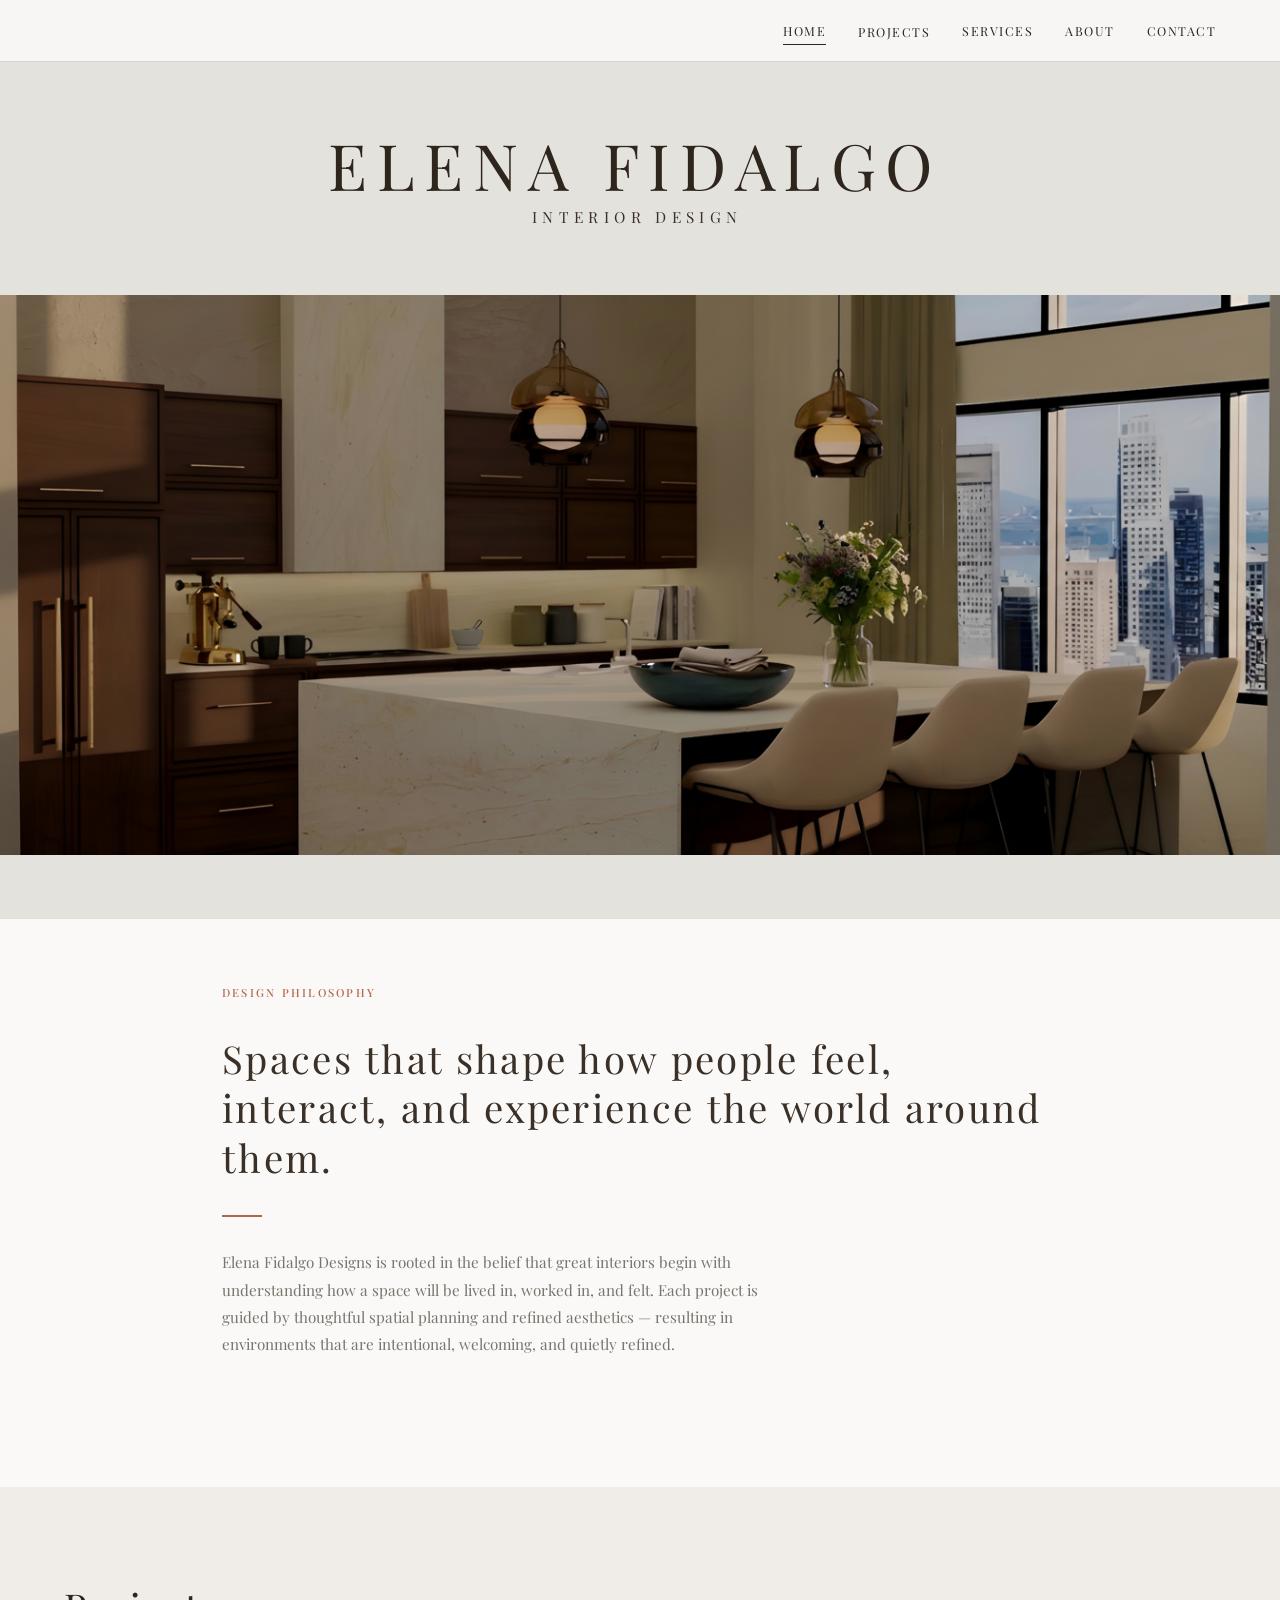
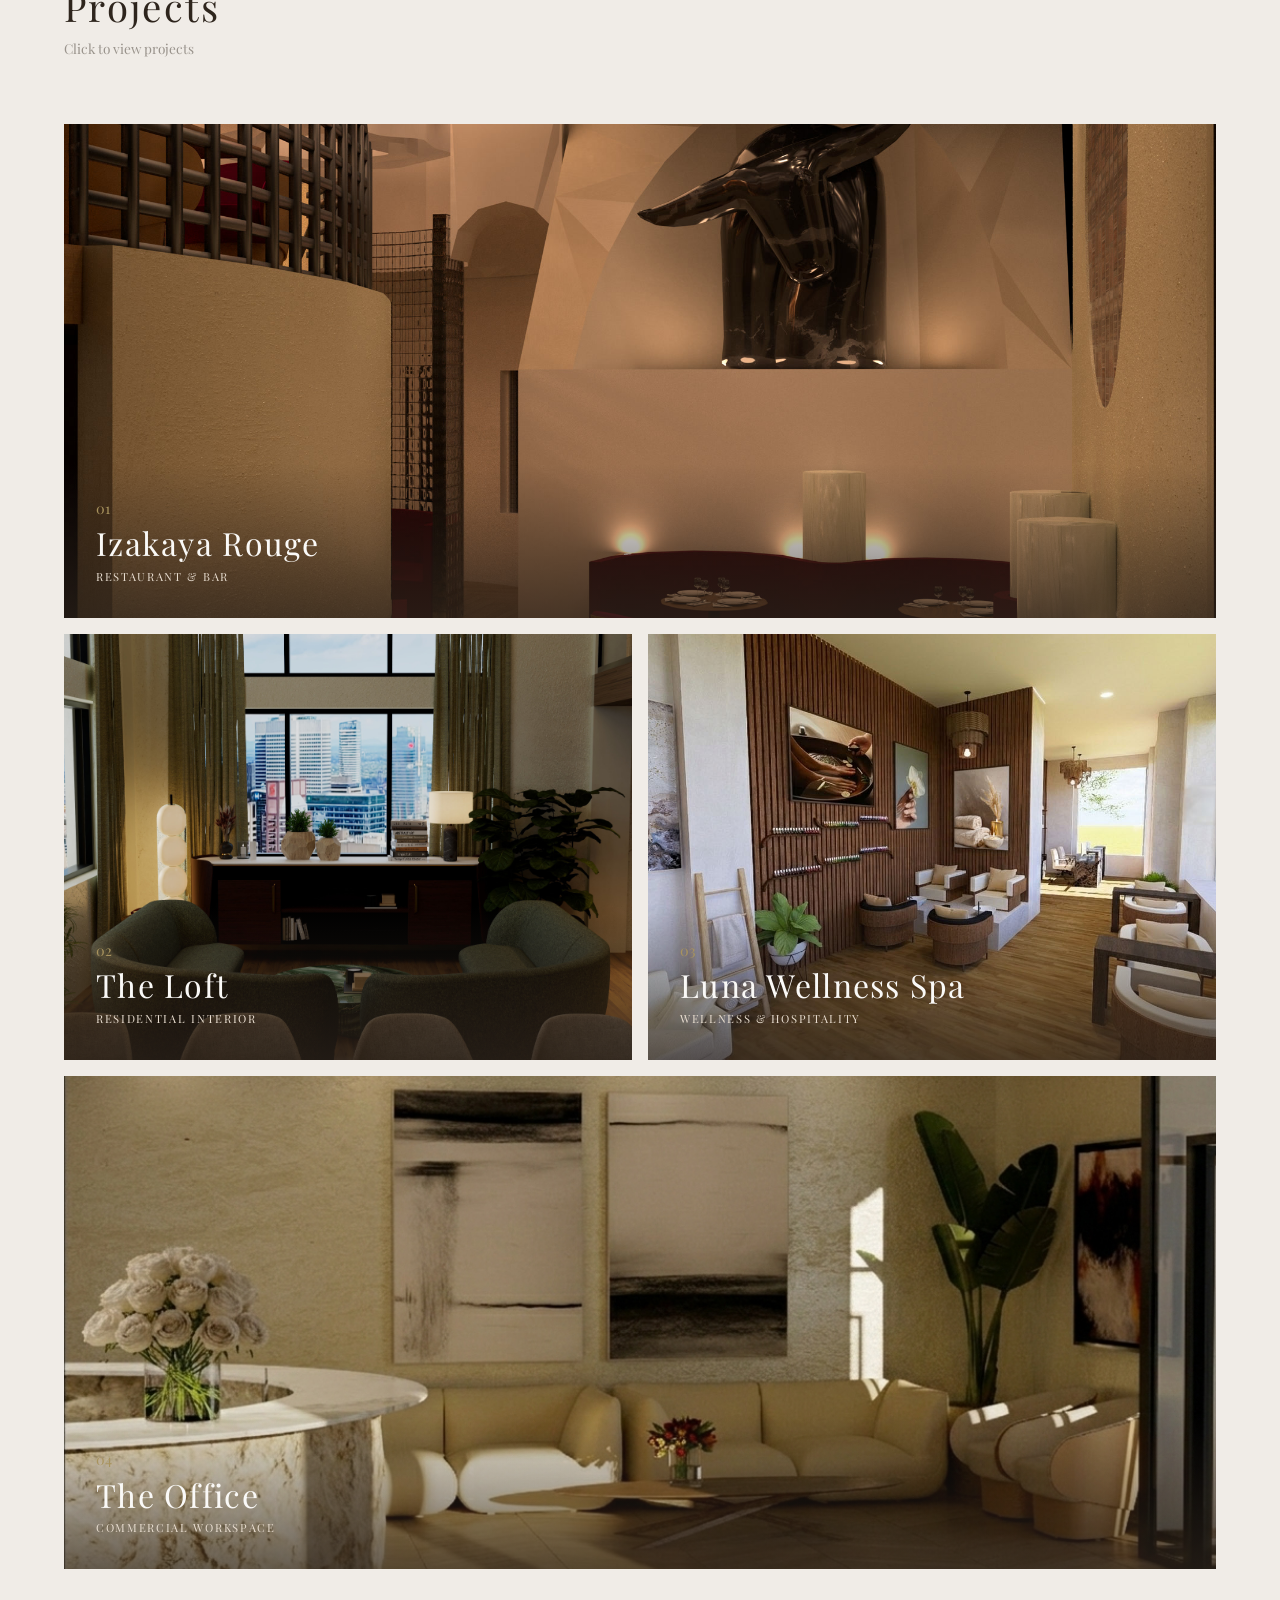
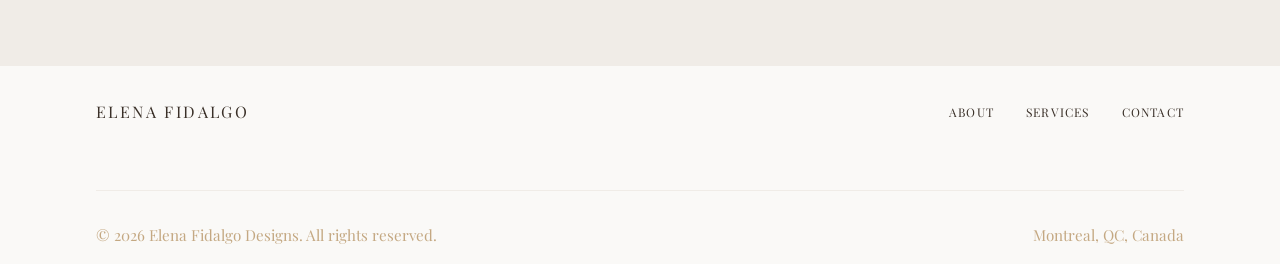
<file: index.html>
<!DOCTYPE html>
<html lang="en">
<head>
  <meta charset="UTF-8">
  <meta name="viewport" content="width=device-width, initial-scale=1.0">
  <title>Elena Fidalgo Designs — Interior Design Studio</title>
  <meta name="description" content="Interior design studio specializing in thoughtful spatial planning, human comfort, and refined atmospheres.">
  <link rel="preconnect" href="https://fonts.googleapis.com">
  <link rel="preconnect" href="https://fonts.gstatic.com" crossorigin>
  <link href="https://fonts.googleapis.com/css2?family=Playfair+Display:ital,wght@0,300;0,400;0,500;0,600;1,400&family=Raleway:wght@300;400;500&display=swap" rel="stylesheet">
  <link rel="stylesheet" href="css/style.css?v=8">
</head>
<body>

  <!-- Page Loader -->
  <div class="page-loader">
    <div class="loader-line"></div>
  </div>

  <!-- Navigation -->
  <nav class="nav">
    <div class="nav__inner">
      <a href="index.html" class="nav__logo">
        Elena Fidalgo
        <span>Interior Design</span>
      </a>
      <div class="nav__links">
        <a href="index.html" class="nav__link">Home</a>
        <div class="nav__dropdown">
          <span class="nav__link nav__link--dropdown">Projects</span>
          <div class="nav__dropdown-menu">
            <a href="project-restaurant.html" class="nav__dropdown-item">Izakaya Rouge</a>
            <a href="project-loft.html" class="nav__dropdown-item">The Loft</a>
            <a href="project-spa.html" class="nav__dropdown-item">Luna Wellness Spa</a>
            <a href="project-office.html" class="nav__dropdown-item">The Office</a>
          </div>
        </div>
        <a href="approach.html" class="nav__link">Services</a>
        <a href="about.html" class="nav__link">About</a>
        <a href="contact.html" class="nav__link">Contact</a>
      </div>
      <button class="nav__toggle" aria-label="Menu">
        <span></span><span></span><span></span>
      </button>
    </div>
  </nav>

  <!-- Mobile Menu -->
  <div class="mobile-menu">
    <a href="index.html" class="mobile-menu__link">Home</a>
    <div class="mobile-menu__group">
      <span class="mobile-menu__link mobile-menu__link--toggle">Projects</span>
      <div class="mobile-menu__sub">
        <a href="project-restaurant.html" class="mobile-menu__link mobile-menu__sublink">Izakaya Rouge</a>
        <a href="project-loft.html" class="mobile-menu__link mobile-menu__sublink">The Loft</a>
        <a href="project-spa.html" class="mobile-menu__link mobile-menu__sublink">Luna Wellness Spa</a>
        <a href="project-office.html" class="mobile-menu__link mobile-menu__sublink">The Office</a>
      </div>
    </div>
    <a href="approach.html" class="mobile-menu__link">Services</a>
    <a href="about.html" class="mobile-menu__link">About</a>
    <a href="contact.html" class="mobile-menu__link">Contact</a>
  </div>

  <!-- Hero -->
  <section class="hero hero--split">
    <div class="hero__text">
      <h1 class="hero__title">Elena Fidalgo</h1>
      <p class="hero__subtitle">Interior Design</p>
    </div>
    <div class="hero__slideshow">
      <img src="images/loft/kitchen-hero.png" alt="The Loft — Kitchen Design" class="hero__slide hero__slide--active">
      <img src="images/loft/bedroom-render.jpg" alt="The Loft — Bedroom Design" class="hero__slide">
      <img src="images/spa/moon-pool-cc.jpg" alt="Luna Wellness Spa — Moon Pool" class="hero__slide">
      <div class="hero__dots">
        <button class="hero__dot hero__dot--active" aria-label="Slide 1"></button>
        <button class="hero__dot" aria-label="Slide 2"></button>
        <button class="hero__dot" aria-label="Slide 3"></button>
      </div>
    </div>
  </section>

  <!-- Philosophy -->
  <section class="home-philosophy">
    <div class="container--narrow">
      <div class="home-philosophy__content reveal">
        <p class="home-philosophy__eyebrow">Design Philosophy</p>
        <h2 class="home-philosophy__heading">Spaces that shape how people feel, interact, and experience the world around them.</h2>
        <div class="home-philosophy__divider"></div>
        <p class="home-philosophy__text">Elena Fidalgo Designs is rooted in the belief that great interiors begin with understanding how a space will be lived in, worked in, and felt. Each project is guided by thoughtful spatial planning and refined aesthetics — resulting in environments that are intentional, welcoming, and quietly refined.</p>
      </div>
    </div>
  </section>

  <!-- Selected Projects -->
  <section class="section" style="background: var(--light-gray);">
    <div class="container--wide">
      <h2 class="projects-section__title reveal">Projects</h2>
      <p class="projects-section__subtitle reveal">Click to view projects</p>
      <div class="projects-grid">

        <a href="project-restaurant.html" class="project-card project-card--wide reveal">
          <img src="images/restaurant/restaurant-mainfloor.jpg" alt="Izakaya Rouge" class="project-card__image">
          <div class="project-card__overlay">
            <p class="project-card__number">01</p>
            <h3 class="project-card__title">Izakaya Rouge</h3>
            <p class="project-card__category">Restaurant &amp; Bar</p>
          </div>
        </a>

        <a href="project-loft.html" class="project-card reveal reveal-delay-1">
          <img src="images/loft/livingroom-render.jpg" alt="The Loft" class="project-card__image">
          <div class="project-card__overlay">
            <p class="project-card__number">02</p>
            <h3 class="project-card__title">The Loft</h3>
            <p class="project-card__category">Residential Interior</p>
          </div>
        </a>

        <a href="project-spa.html" class="project-card reveal reveal-delay-2">
          <img src="images/spa/pedicure-render.jpg" alt="Luna Wellness Spa" class="project-card__image">
          <div class="project-card__overlay">
            <p class="project-card__number">03</p>
            <h3 class="project-card__title">Luna Wellness Spa</h3>
            <p class="project-card__category">Wellness &amp; Hospitality</p>
          </div>
        </a>

        <a href="project-office.html" class="project-card project-card--wide reveal">
          <img src="images/office/waitingroom-render.png" alt="The Office" class="project-card__image">
          <div class="project-card__overlay">
            <p class="project-card__number">04</p>
            <h3 class="project-card__title">The Office</h3>
            <p class="project-card__category">Commercial Workspace</p>
          </div>
        </a>

      </div>
    </div>
  </section>

  <!-- Footer -->
  <footer class="footer">
    <div class="container">
      <div class="footer__inner">
        <a href="index.html" class="footer__logo">Elena Fidalgo</a>
        <div class="footer__links">
          <a href="about.html" class="footer__link">About</a>
          <a href="approach.html" class="footer__link">Services</a>
          <a href="contact.html" class="footer__link">Contact</a>
        </div>
      </div>
      <div class="footer__bottom">
        <p>&copy; 2026 Elena Fidalgo Designs. All rights reserved.</p>
        <p>Montreal, QC, Canada</p>
      </div>
    </div>
  </footer>

  <script src="js/main.js"></script>
</body>
</html>
</file>
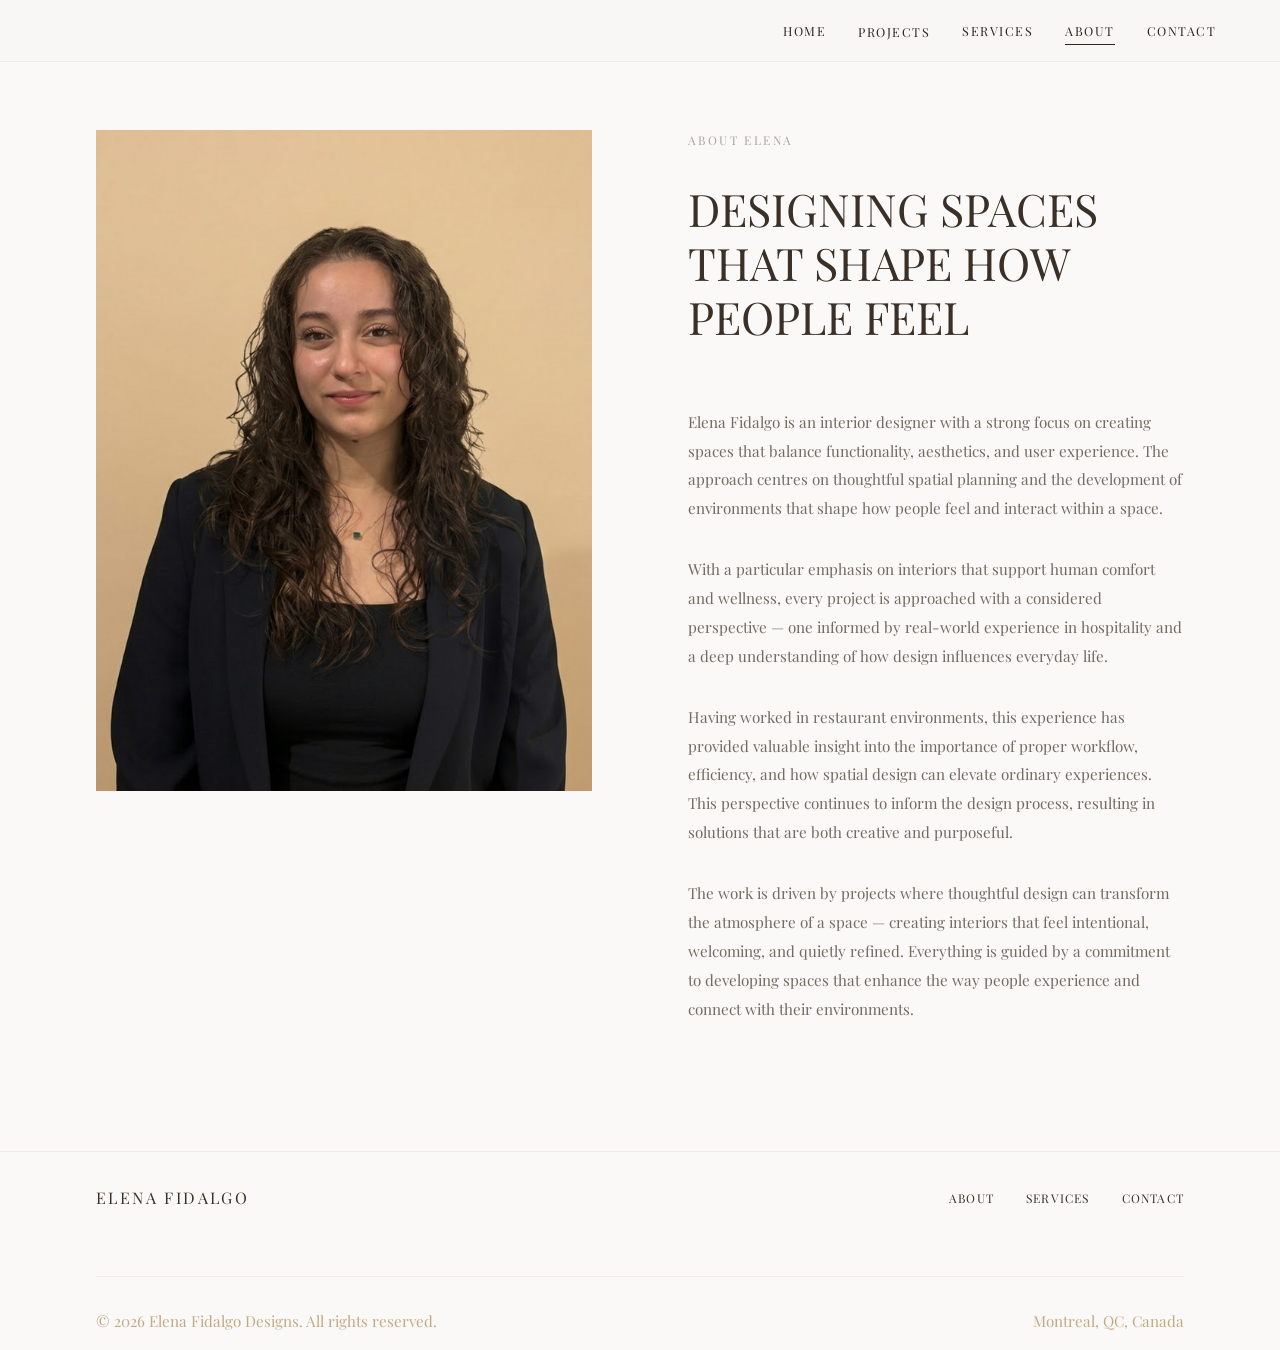
<file: about.html>
<!DOCTYPE html>
<html lang="en">
<head>
  <meta charset="UTF-8">
  <meta name="viewport" content="width=device-width, initial-scale=1.0">
  <title>About — Elena Fidalgo Designs</title>
  <link rel="preconnect" href="https://fonts.googleapis.com">
  <link rel="preconnect" href="https://fonts.gstatic.com" crossorigin>
  <link href="https://fonts.googleapis.com/css2?family=Playfair+Display:ital,wght@0,300;0,400;0,500;0,600;1,400&family=Raleway:wght@300;400;500&display=swap" rel="stylesheet">
  <link rel="stylesheet" href="css/style.css?v=8">
</head>
<body>

  <div class="page-loader"><div class="loader-line"></div></div>

  <nav class="nav">
    <div class="nav__inner">
      <a href="index.html" class="nav__logo">Elena Fidalgo<span>Interior Design</span></a>
      <div class="nav__links">
        <a href="index.html" class="nav__link">Home</a>
        <div class="nav__dropdown">
          <span class="nav__link nav__link--dropdown">Projects</span>
          <div class="nav__dropdown-menu">
            <a href="project-restaurant.html" class="nav__dropdown-item">Izakaya Rouge</a>
            <a href="project-loft.html" class="nav__dropdown-item">The Loft</a>
            <a href="project-spa.html" class="nav__dropdown-item">Luna Wellness Spa</a>
            <a href="project-office.html" class="nav__dropdown-item">The Office</a>
          </div>
        </div>
        <a href="approach.html" class="nav__link">Services</a>
        <a href="about.html" class="nav__link">About</a>
        <a href="contact.html" class="nav__link">Contact</a>
      </div>
      <button class="nav__toggle" aria-label="Menu"><span></span><span></span><span></span></button>
    </div>
  </nav>

  <div class="mobile-menu">
    <a href="index.html" class="mobile-menu__link">Home</a>
    <div class="mobile-menu__group">
      <span class="mobile-menu__link mobile-menu__link--toggle">Projects</span>
      <div class="mobile-menu__sub">
        <a href="project-restaurant.html" class="mobile-menu__link mobile-menu__sublink">Izakaya Rouge</a>
        <a href="project-loft.html" class="mobile-menu__link mobile-menu__sublink">The Loft</a>
        <a href="project-spa.html" class="mobile-menu__link mobile-menu__sublink">Luna Wellness Spa</a>
        <a href="project-office.html" class="mobile-menu__link mobile-menu__sublink">The Office</a>
      </div>
    </div>
    <a href="approach.html" class="mobile-menu__link">Services</a>
    <a href="about.html" class="mobile-menu__link">About</a>
    <a href="contact.html" class="mobile-menu__link">Contact</a>
  </div>

  <!-- About Hero -->
  <section class="about-hero">
    <div class="container">
      <div class="about-grid">
        <div class="about-portrait reveal">
          <img src="images/elena-portrait.png" alt="Elena Fidalgo" class="about-portrait__image">
        </div>
        <div class="about-content">
          <p class="about-content__eyebrow reveal">About Elena</p>
          <h1 class="about-content__title reveal reveal-delay-1">Designing spaces that shape how people feel</h1>
          <p class="about-content__text reveal reveal-delay-2">Elena Fidalgo is an interior designer with a strong focus on creating spaces that balance functionality, aesthetics, and user experience. The approach centres on thoughtful spatial planning and the development of environments that shape how people feel and interact within a space.</p>
          <p class="about-content__text reveal reveal-delay-3">With a particular emphasis on interiors that support human comfort and wellness, every project is approached with a considered perspective — one informed by real-world experience in hospitality and a deep understanding of how design influences everyday life.</p>
          <p class="about-content__text reveal reveal-delay-3">Having worked in restaurant environments, this experience has provided valuable insight into the importance of proper workflow, efficiency, and how spatial design can elevate ordinary experiences. This perspective continues to inform the design process, resulting in solutions that are both creative and purposeful.</p>
          <p class="about-content__text reveal reveal-delay-4">The work is driven by projects where thoughtful design can transform the atmosphere of a space — creating interiors that feel intentional, welcoming, and quietly refined. Everything is guided by a commitment to developing spaces that enhance the way people experience and connect with their environments.</p>
        </div>
      </div>
    </div>
  </section>

  <!-- Footer -->
  <footer class="footer">
    <div class="container">
      <div class="footer__inner">
        <a href="index.html" class="footer__logo">Elena Fidalgo</a>
        <div class="footer__links">
          <a href="about.html" class="footer__link">About</a>
          <a href="approach.html" class="footer__link">Services</a>
          <a href="contact.html" class="footer__link">Contact</a>
        </div>
      </div>
      <div class="footer__bottom">
        <p>&copy; 2026 Elena Fidalgo Designs. All rights reserved.</p>
        <p>Montreal, QC, Canada</p>
      </div>
    </div>
  </footer>

  <script src="js/main.js"></script>
</body>
</html>
</file>
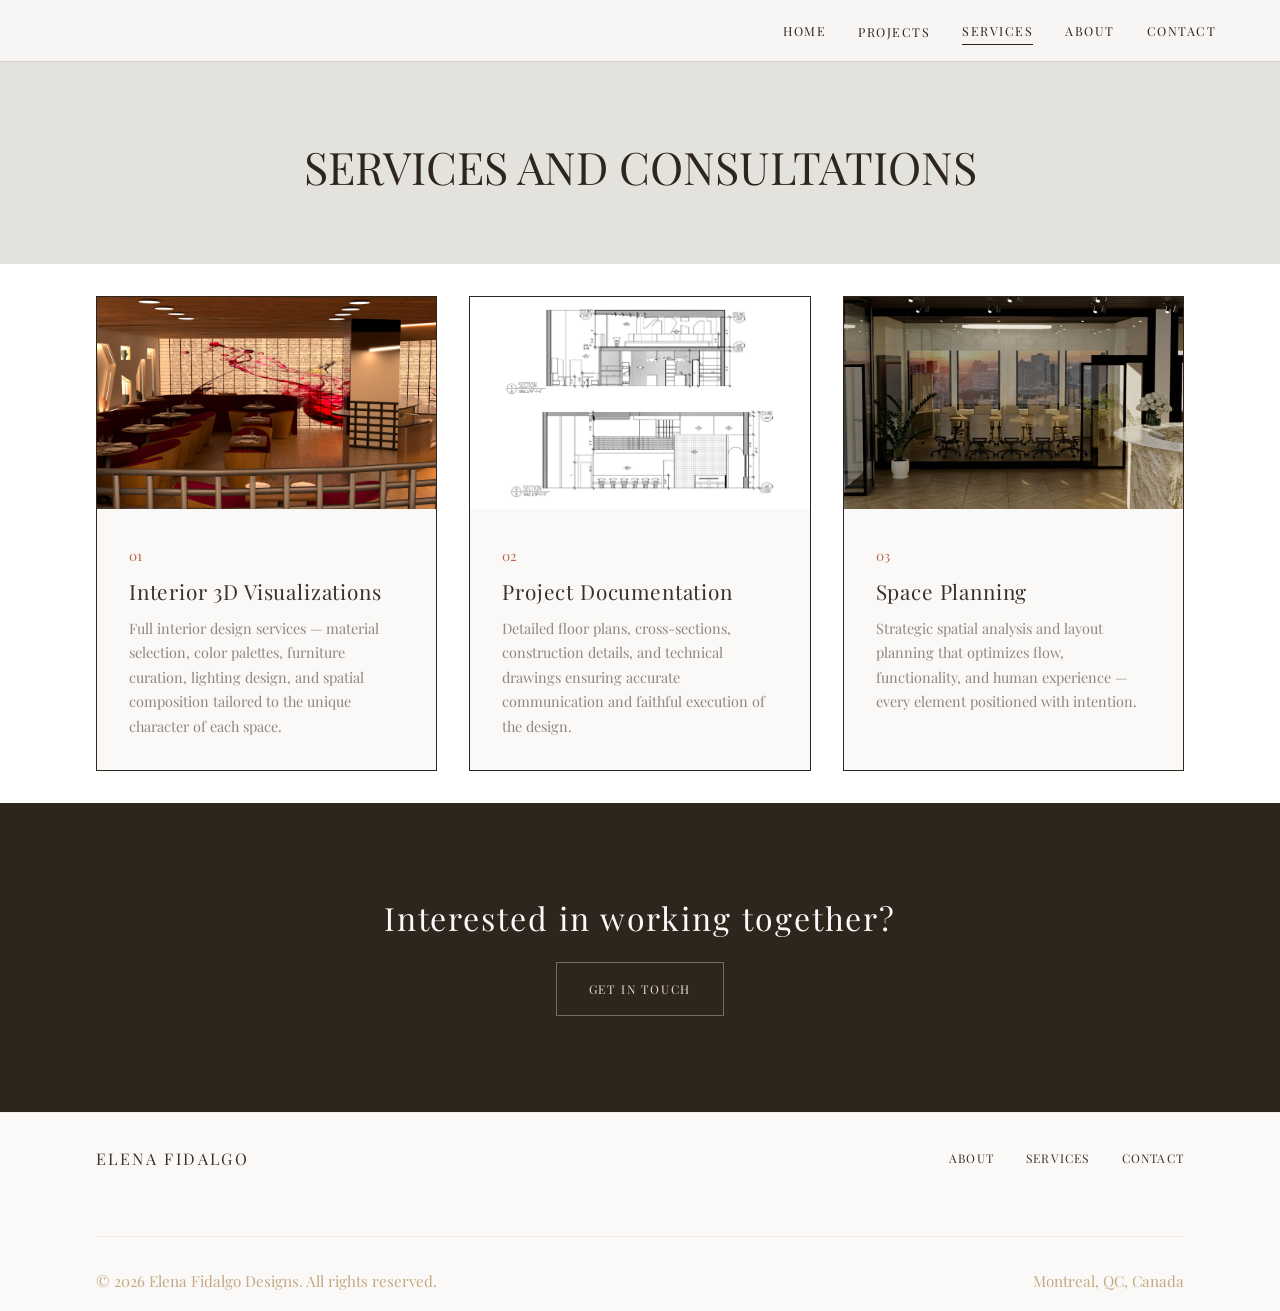
<file: approach.html>
<!DOCTYPE html>
<html lang="en">
<head>
  <meta charset="UTF-8">
  <meta name="viewport" content="width=device-width, initial-scale=1.0">
  <title>Services — Elena Fidalgo Designs</title>
  <link rel="preconnect" href="https://fonts.googleapis.com">
  <link rel="preconnect" href="https://fonts.gstatic.com" crossorigin>
  <link href="https://fonts.googleapis.com/css2?family=Playfair+Display:ital,wght@0,300;0,400;0,500;0,600;1,400&family=Raleway:wght@300;400;500&display=swap" rel="stylesheet">
  <link rel="stylesheet" href="css/style.css?v=8">
</head>
<body>

  <div class="page-loader"><div class="loader-line"></div></div>

  <nav class="nav">
    <div class="nav__inner">
      <a href="index.html" class="nav__logo">Elena Fidalgo<span>Interior Design</span></a>
      <div class="nav__links">
        <a href="index.html" class="nav__link">Home</a>
        <div class="nav__dropdown">
          <span class="nav__link nav__link--dropdown">Projects</span>
          <div class="nav__dropdown-menu">
            <a href="project-restaurant.html" class="nav__dropdown-item">Izakaya Rouge</a>
            <a href="project-loft.html" class="nav__dropdown-item">The Loft</a>
            <a href="project-spa.html" class="nav__dropdown-item">Luna Wellness Spa</a>
            <a href="project-office.html" class="nav__dropdown-item">The Office</a>
          </div>
        </div>
        <a href="approach.html" class="nav__link">Services</a>
        <a href="about.html" class="nav__link">About</a>
        <a href="contact.html" class="nav__link">Contact</a>
      </div>
      <button class="nav__toggle" aria-label="Menu"><span></span><span></span><span></span></button>
    </div>
  </nav>

  <div class="mobile-menu">
    <a href="index.html" class="mobile-menu__link">Home</a>
    <div class="mobile-menu__group">
      <span class="mobile-menu__link mobile-menu__link--toggle">Projects</span>
      <div class="mobile-menu__sub">
        <a href="project-restaurant.html" class="mobile-menu__link mobile-menu__sublink">Izakaya Rouge</a>
        <a href="project-loft.html" class="mobile-menu__link mobile-menu__sublink">The Loft</a>
        <a href="project-spa.html" class="mobile-menu__link mobile-menu__sublink">Luna Wellness Spa</a>
        <a href="project-office.html" class="mobile-menu__link mobile-menu__sublink">The Office</a>
      </div>
    </div>
    <a href="approach.html" class="mobile-menu__link">Services</a>
    <a href="about.html" class="mobile-menu__link">About</a>
    <a href="contact.html" class="mobile-menu__link">Contact</a>
  </div>

  <!-- Hero -->
  <div class="page-header page-header--dark">
    <div class="container--narrow">
      <h1>Services and Consultations</h1>
    </div>
  </div>

  <!-- Services -->
  <section class="approach-services">
    <div class="container">
      <div class="services-grid-3">
        <div class="service-card-lg reveal">
          <div class="service-card-lg__image">
            <img src="images/restaurant/restaurant-mezzanine.jpg" alt="Interior 3D Visualizations">
          </div>
          <div class="service-card-lg__content">
            <span class="approach-service__number">01</span>
            <h4>Interior 3D Visualizations</h4>
            <p>Full interior design services — material selection, color palettes, furniture curation, lighting design, and spatial composition tailored to the unique character of each space.</p>
          </div>
        </div>
        <div class="service-card-lg reveal reveal-delay-1">
          <div class="service-card-lg__image service-card-lg__image--contain">
            <img src="images/restaurant/cross-sections.png" alt="Project Documentation">
          </div>
          <div class="service-card-lg__content">
            <span class="approach-service__number">02</span>
            <h4>Project Documentation</h4>
            <p>Detailed floor plans, cross-sections, construction details, and technical drawings ensuring accurate communication and faithful execution of the design.</p>
          </div>
        </div>
        <div class="service-card-lg reveal reveal-delay-2">
          <div class="service-card-lg__image">
            <img src="images/office/conference-render.png" alt="Space Planning">
          </div>
          <div class="service-card-lg__content">
            <span class="approach-service__number">03</span>
            <h4>Space Planning</h4>
            <p>Strategic spatial analysis and layout planning that optimizes flow, functionality, and human experience — every element positioned with intention.</p>
          </div>
        </div>
      </div>
    </div>
  </section>

  <!-- CTA -->
  <section style="background: var(--espresso); padding: var(--space-xl) 0; text-align: center;">
    <div class="container--narrow">
      <h2 class="reveal" style="color: var(--white); font-family: var(--font-serif); font-weight: 300; font-size: clamp(1.4rem, 2.5vw, 2rem);">Interested in working together?</h2>
      <a href="contact.html" class="btn reveal reveal-delay-1" style="margin-top: 1.5rem; background: transparent; border-color: rgba(228,212,196,0.4); color: var(--soft-sand);">Get in Touch</a>
    </div>
  </section>

  <footer class="footer">
    <div class="container">
      <div class="footer__inner">
        <a href="index.html" class="footer__logo">Elena Fidalgo</a>
        <div class="footer__links">
          <a href="about.html" class="footer__link">About</a>
          <a href="approach.html" class="footer__link">Services</a>
          <a href="contact.html" class="footer__link">Contact</a>
        </div>
      </div>
      <div class="footer__bottom">
        <p>&copy; 2026 Elena Fidalgo Designs. All rights reserved.</p>
        <p>Montreal, QC, Canada</p>
      </div>
    </div>
  </footer>

  <script src="js/main.js"></script>
</body>
</html>
</file>
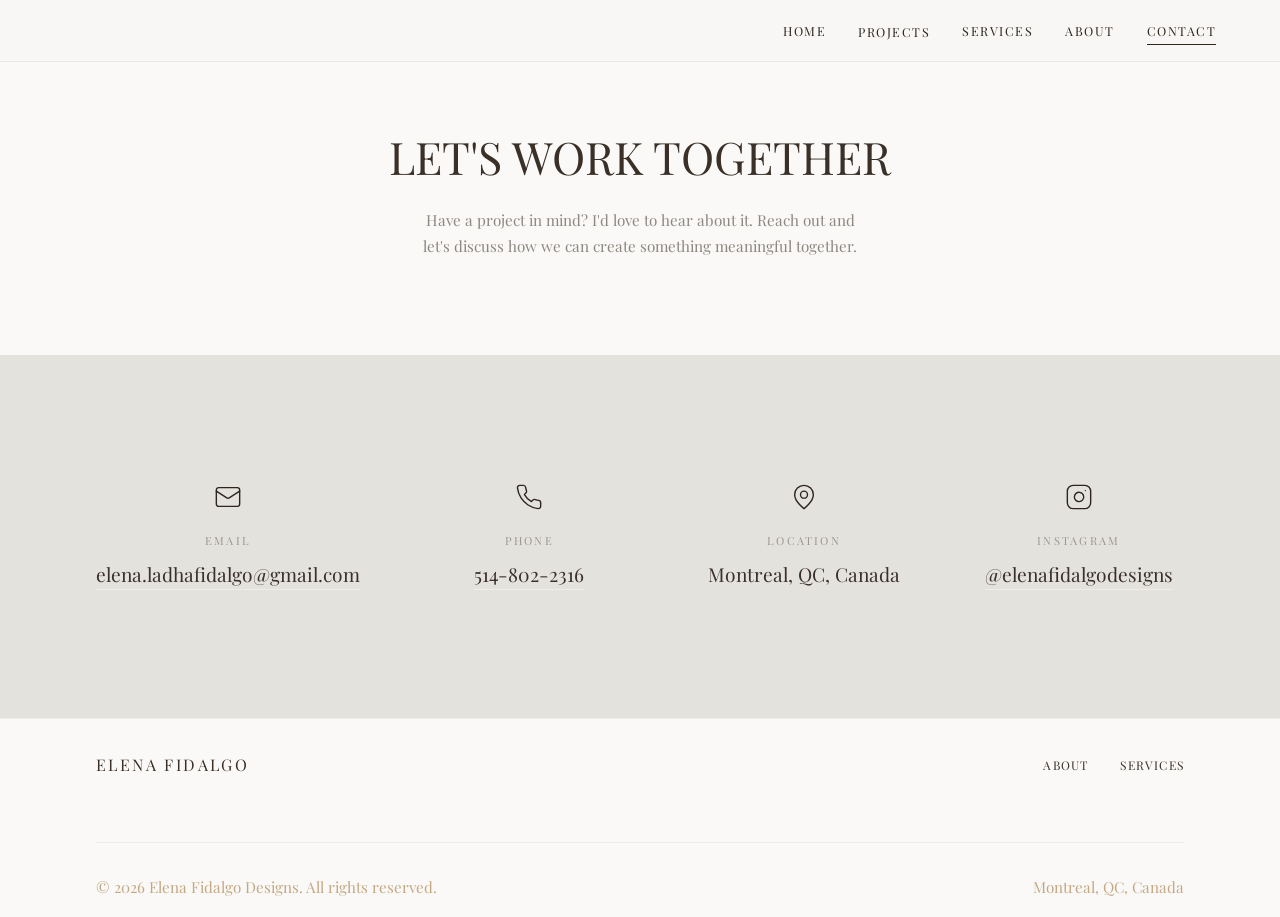
<file: contact.html>
<!DOCTYPE html>
<html lang="en">
<head>
  <meta charset="UTF-8">
  <meta name="viewport" content="width=device-width, initial-scale=1.0">
  <title>Contact — Elena Fidalgo Designs</title>
  <link rel="preconnect" href="https://fonts.googleapis.com">
  <link rel="preconnect" href="https://fonts.gstatic.com" crossorigin>
  <link href="https://fonts.googleapis.com/css2?family=Playfair+Display:ital,wght@0,300;0,400;0,500;0,600;1,400&family=Raleway:wght@300;400;500&display=swap" rel="stylesheet">
  <link rel="stylesheet" href="css/style.css?v=8">
</head>
<body>

  <div class="page-loader"><div class="loader-line"></div></div>

  <nav class="nav">
    <div class="nav__inner">
      <a href="index.html" class="nav__logo">Elena Fidalgo<span>Interior Design</span></a>
      <div class="nav__links">
        <a href="index.html" class="nav__link">Home</a>
        <div class="nav__dropdown">
          <span class="nav__link nav__link--dropdown">Projects</span>
          <div class="nav__dropdown-menu">
            <a href="project-restaurant.html" class="nav__dropdown-item">Izakaya Rouge</a>
            <a href="project-loft.html" class="nav__dropdown-item">The Loft</a>
            <a href="project-spa.html" class="nav__dropdown-item">Luna Wellness Spa</a>
            <a href="project-office.html" class="nav__dropdown-item">The Office</a>
          </div>
        </div>
        <a href="approach.html" class="nav__link">Services</a>
        <a href="about.html" class="nav__link">About</a>
        <a href="contact.html" class="nav__link">Contact</a>
      </div>
      <button class="nav__toggle" aria-label="Menu"><span></span><span></span><span></span></button>
    </div>
  </nav>

  <div class="mobile-menu">
    <a href="index.html" class="mobile-menu__link">Home</a>
    <div class="mobile-menu__group">
      <span class="mobile-menu__link mobile-menu__link--toggle">Projects</span>
      <div class="mobile-menu__sub">
        <a href="project-restaurant.html" class="mobile-menu__link mobile-menu__sublink">Izakaya Rouge</a>
        <a href="project-loft.html" class="mobile-menu__link mobile-menu__sublink">The Loft</a>
        <a href="project-spa.html" class="mobile-menu__link mobile-menu__sublink">Luna Wellness Spa</a>
        <a href="project-office.html" class="mobile-menu__link mobile-menu__sublink">The Office</a>
      </div>
    </div>
    <a href="approach.html" class="mobile-menu__link">Services</a>
    <a href="about.html" class="mobile-menu__link">About</a>
    <a href="contact.html" class="mobile-menu__link">Contact</a>
  </div>

  <!-- Header -->
  <div class="contact-hero">
    <div class="container--narrow">
      <h1>Let's Work Together</h1>
      <p style="color: rgba(68,59,50,0.6); margin-top: 1.5rem; max-width: 50ch; margin-left: auto; margin-right: auto;">Have a project in mind? I'd love to hear about it. Reach out and let's discuss how we can create something meaningful together.</p>
    </div>
  </div>

  <!-- Contact Content -->
  <section class="section" style="background: #e4e2dd;">
    <div class="container">
      <div class="contact-simple reveal">
        <div class="contact-info__item">
          <svg class="contact-icon" xmlns="http://www.w3.org/2000/svg" width="28" height="28" viewBox="0 0 24 24" fill="none" stroke="currentColor" stroke-width="1.2" stroke-linecap="round" stroke-linejoin="round"><rect x="2" y="4" width="20" height="16" rx="2"/><path d="m22 7-8.97 5.7a1.94 1.94 0 0 1-2.06 0L2 7"/></svg>
          <p class="contact-info__label">Email</p>
          <p class="contact-info__value"><a href="mailto:elena.ladhafidalgo@gmail.com">elena.ladhafidalgo@gmail.com</a></p>
        </div>
        <div class="contact-info__item">
          <svg class="contact-icon" xmlns="http://www.w3.org/2000/svg" width="28" height="28" viewBox="0 0 24 24" fill="none" stroke="currentColor" stroke-width="1.2" stroke-linecap="round" stroke-linejoin="round"><path d="M22 16.92v3a2 2 0 0 1-2.18 2 19.79 19.79 0 0 1-8.63-3.07 19.5 19.5 0 0 1-6-6 19.79 19.79 0 0 1-3.07-8.67A2 2 0 0 1 4.11 2h3a2 2 0 0 1 2 1.72c.127.96.361 1.903.7 2.81a2 2 0 0 1-.45 2.11L8.09 9.91a16 16 0 0 0 6 6l1.27-1.27a2 2 0 0 1 2.11-.45c.907.339 1.85.573 2.81.7A2 2 0 0 1 22 16.92z"/></svg>
          <p class="contact-info__label">Phone</p>
          <p class="contact-info__value"><a href="tel:+15148022316">514-802-2316</a></p>
        </div>
        <div class="contact-info__item">
          <svg class="contact-icon" xmlns="http://www.w3.org/2000/svg" width="28" height="28" viewBox="0 0 24 24" fill="none" stroke="currentColor" stroke-width="1.2" stroke-linecap="round" stroke-linejoin="round"><path d="M20 10c0 6-8 12-8 12s-8-6-8-12a8 8 0 0 1 16 0Z"/><circle cx="12" cy="10" r="3"/></svg>
          <p class="contact-info__label">Location</p>
          <p class="contact-info__value">Montreal, QC, Canada</p>
        </div>
        <div class="contact-info__item">
          <svg class="contact-icon" xmlns="http://www.w3.org/2000/svg" width="28" height="28" viewBox="0 0 24 24" fill="none" stroke="currentColor" stroke-width="1.2" stroke-linecap="round" stroke-linejoin="round"><rect x="2" y="2" width="20" height="20" rx="5"/><path d="M16 11.37A4 4 0 1 1 12.63 8 4 4 0 0 1 16 11.37z"/><line x1="17.5" y1="6.5" x2="17.51" y2="6.5"/></svg>
          <p class="contact-info__label">Instagram</p>
          <p class="contact-info__value"><a href="https://instagram.com/elenafidalgodesigns" target="_blank" rel="noopener">@elenafidalgodesigns</a></p>
        </div>
      </div>
    </div>
  </section>

  <footer class="footer">
    <div class="container">
      <div class="footer__inner">
        <a href="index.html" class="footer__logo">Elena Fidalgo</a>
        <div class="footer__links">
          <a href="about.html" class="footer__link">About</a>
          <a href="approach.html" class="footer__link">Services</a>
        </div>
      </div>
      <div class="footer__bottom">
        <p>&copy; 2026 Elena Fidalgo Designs. All rights reserved.</p>
        <p>Montreal, QC, Canada</p>
      </div>
    </div>
  </footer>

  <script src="js/main.js"></script>
</body>
</html>
</file>
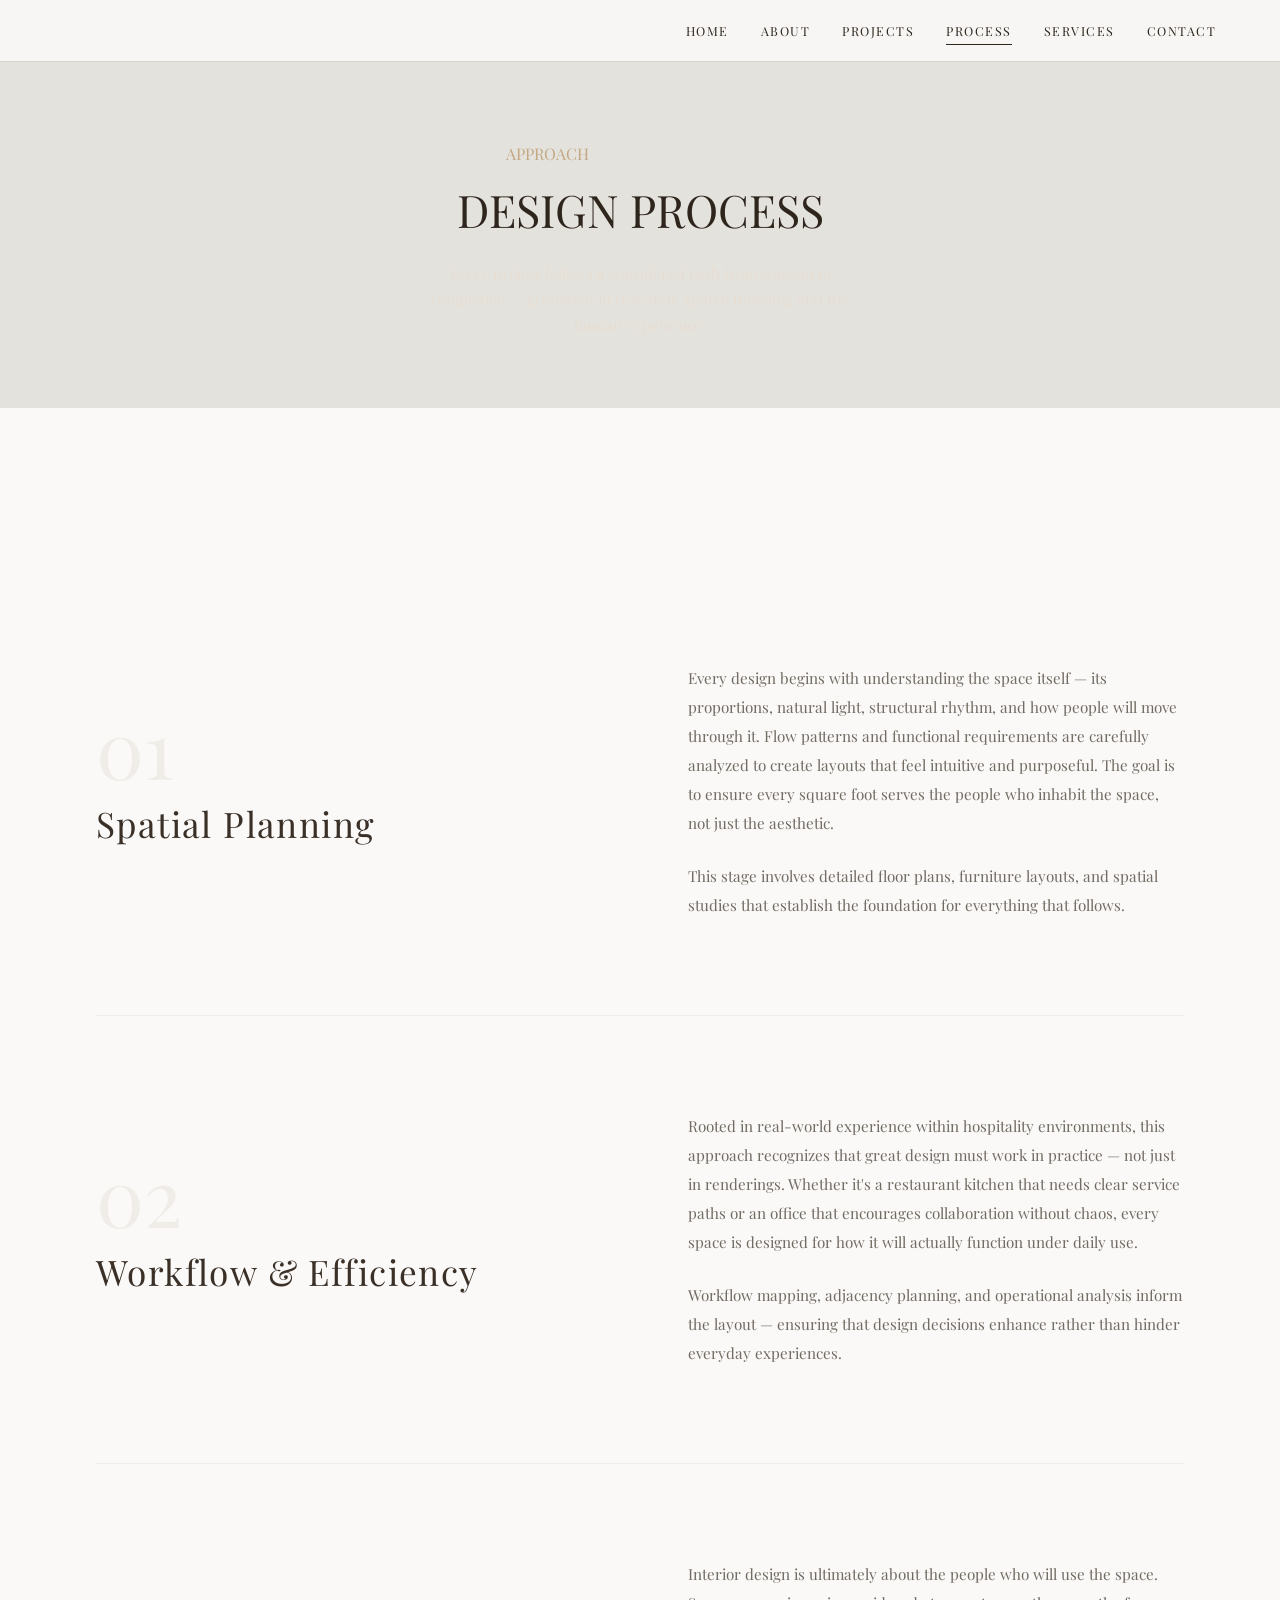
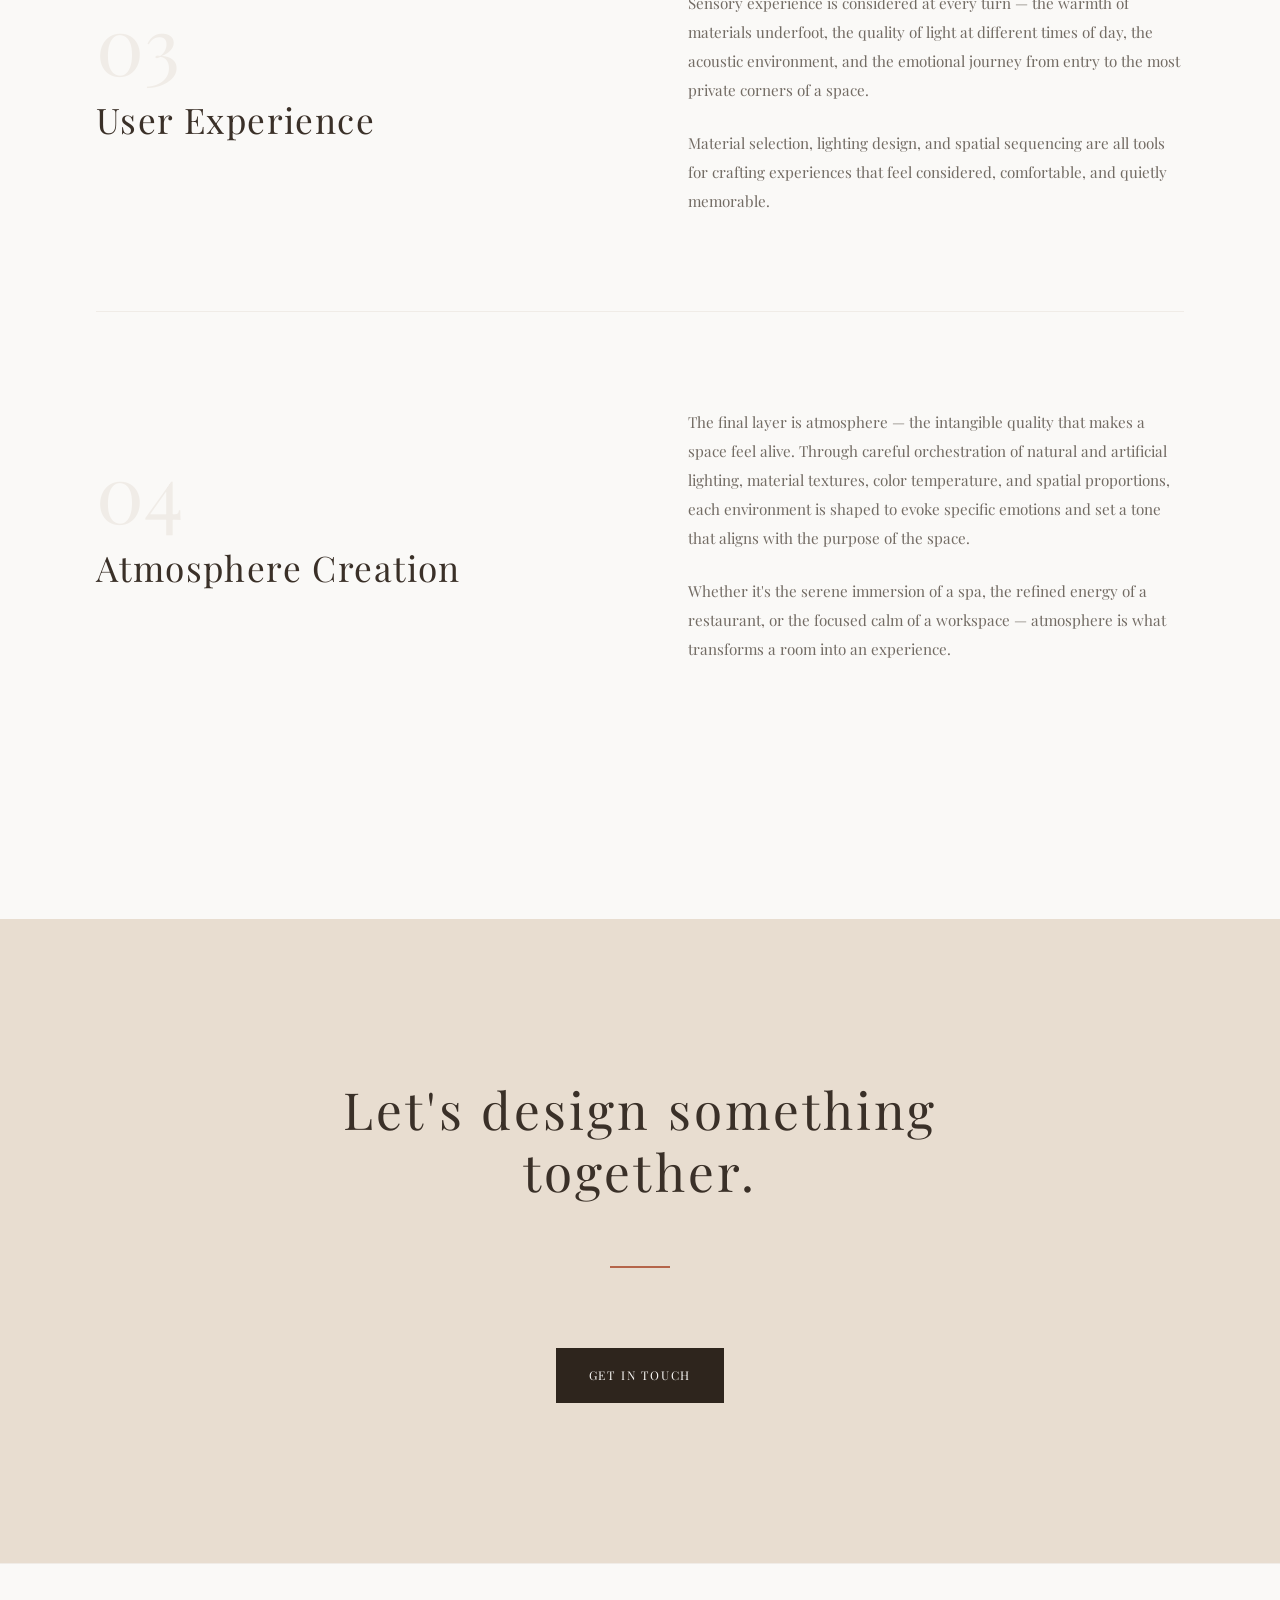
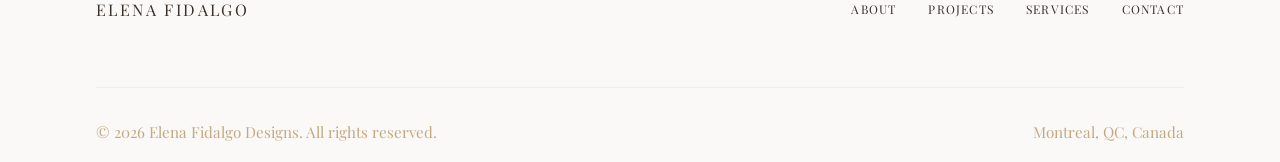
<file: process.html>
<!DOCTYPE html>
<html lang="en">
<head>
  <meta charset="UTF-8">
  <meta name="viewport" content="width=device-width, initial-scale=1.0">
  <title>Design Process — Elena Fidalgo Designs</title>
  <link rel="preconnect" href="https://fonts.googleapis.com">
  <link rel="preconnect" href="https://fonts.gstatic.com" crossorigin>
  <link href="https://fonts.googleapis.com/css2?family=Playfair+Display:ital,wght@0,300;0,400;0,500;0,600;1,400&family=Raleway:wght@300;400;500&display=swap" rel="stylesheet">
  <link rel="stylesheet" href="css/style.css?v=8">
</head>
<body>

  <div class="page-loader"><div class="loader-line"></div></div>

  <nav class="nav">
    <div class="nav__inner">
      <a href="index.html" class="nav__logo">Elena Fidalgo<span>Interior Design</span></a>
      <div class="nav__links">
        <a href="index.html" class="nav__link">Home</a>
        <a href="about.html" class="nav__link">About</a>
        <a href="projects.html" class="nav__link">Projects</a>
        <a href="process.html" class="nav__link">Process</a>
        <a href="services.html" class="nav__link">Services</a>
        <a href="contact.html" class="nav__link">Contact</a>
      </div>
      <button class="nav__toggle" aria-label="Menu"><span></span><span></span><span></span></button>
    </div>
  </nav>

  <div class="mobile-menu">
    <a href="index.html" class="mobile-menu__link">Home</a>
    <a href="about.html" class="mobile-menu__link">About</a>
    <a href="projects.html" class="mobile-menu__link">Projects</a>
    <a href="process.html" class="mobile-menu__link">Process</a>
    <a href="services.html" class="mobile-menu__link">Services</a>
    <a href="contact.html" class="mobile-menu__link">Contact</a>
  </div>

  <!-- Hero -->
  <div class="page-header page-header--dark">
    <div class="container--narrow">
      <p class="page-header__eyebrow" style="color: var(--warm-beige);">Approach</p>
      <h1>Design Process</h1>
      <p style="color: var(--soft-sand); margin-top: 1.5rem; max-width: 50ch; margin-left: auto; margin-right: auto; opacity: 0.8;">Every project follows a considered path from concept to completion — grounded in research, spatial thinking, and the human experience.</p>
    </div>
  </div>

  <!-- Process Steps -->
  <section class="process-steps">
    <div class="container">

      <div class="process-step reveal">
        <div>
          <p class="process-step__number">01</p>
          <h3 class="process-step__title">Spatial Planning</h3>
        </div>
        <div>
          <p class="process-step__text">Every design begins with understanding the space itself — its proportions, natural light, structural rhythm, and how people will move through it. Flow patterns and functional requirements are carefully analyzed to create layouts that feel intuitive and purposeful. The goal is to ensure every square foot serves the people who inhabit the space, not just the aesthetic.</p>
          <p class="process-step__text" style="margin-top: 1.5rem;">This stage involves detailed floor plans, furniture layouts, and spatial studies that establish the foundation for everything that follows.</p>
        </div>
      </div>

      <div class="process-step reveal">
        <div>
          <p class="process-step__number">02</p>
          <h3 class="process-step__title">Workflow &amp; Efficiency</h3>
        </div>
        <div>
          <p class="process-step__text">Rooted in real-world experience within hospitality environments, this approach recognizes that great design must work in practice — not just in renderings. Whether it's a restaurant kitchen that needs clear service paths or an office that encourages collaboration without chaos, every space is designed for how it will actually function under daily use.</p>
          <p class="process-step__text" style="margin-top: 1.5rem;">Workflow mapping, adjacency planning, and operational analysis inform the layout — ensuring that design decisions enhance rather than hinder everyday experiences.</p>
        </div>
      </div>

      <div class="process-step reveal">
        <div>
          <p class="process-step__number">03</p>
          <h3 class="process-step__title">User Experience</h3>
        </div>
        <div>
          <p class="process-step__text">Interior design is ultimately about the people who will use the space. Sensory experience is considered at every turn — the warmth of materials underfoot, the quality of light at different times of day, the acoustic environment, and the emotional journey from entry to the most private corners of a space.</p>
          <p class="process-step__text" style="margin-top: 1.5rem;">Material selection, lighting design, and spatial sequencing are all tools for crafting experiences that feel considered, comfortable, and quietly memorable.</p>
        </div>
      </div>

      <div class="process-step reveal">
        <div>
          <p class="process-step__number">04</p>
          <h3 class="process-step__title">Atmosphere Creation</h3>
        </div>
        <div>
          <p class="process-step__text">The final layer is atmosphere — the intangible quality that makes a space feel alive. Through careful orchestration of natural and artificial lighting, material textures, color temperature, and spatial proportions, each environment is shaped to evoke specific emotions and set a tone that aligns with the purpose of the space.</p>
          <p class="process-step__text" style="margin-top: 1.5rem;">Whether it's the serene immersion of a spa, the refined energy of a restaurant, or the focused calm of a workspace — atmosphere is what transforms a room into an experience.</p>
        </div>
      </div>

    </div>
  </section>

  <!-- CTA -->
  <section style="background: var(--soft-sand); padding: var(--space-2xl) 0; text-align: center;">
    <div class="container--narrow">
      <h2 class="reveal">Let's design something together.</h2>
      <div class="divider reveal reveal-delay-1"></div>
      <a href="contact.html" class="btn reveal reveal-delay-2" style="margin-top: 1rem;">Get in Touch</a>
    </div>
  </section>

  <footer class="footer">
    <div class="container">
      <div class="footer__inner">
        <a href="index.html" class="footer__logo">Elena Fidalgo</a>
        <div class="footer__links">
          <a href="about.html" class="footer__link">About</a>
          <a href="projects.html" class="footer__link">Projects</a>
          <a href="services.html" class="footer__link">Services</a>
          <a href="contact.html" class="footer__link">Contact</a>
        </div>
      </div>
      <div class="footer__bottom">
        <p>&copy; 2026 Elena Fidalgo Designs. All rights reserved.</p>
        <p>Montreal, QC, Canada</p>
      </div>
    </div>
  </footer>

  <script src="js/main.js"></script>
</body>
</html>
</file>
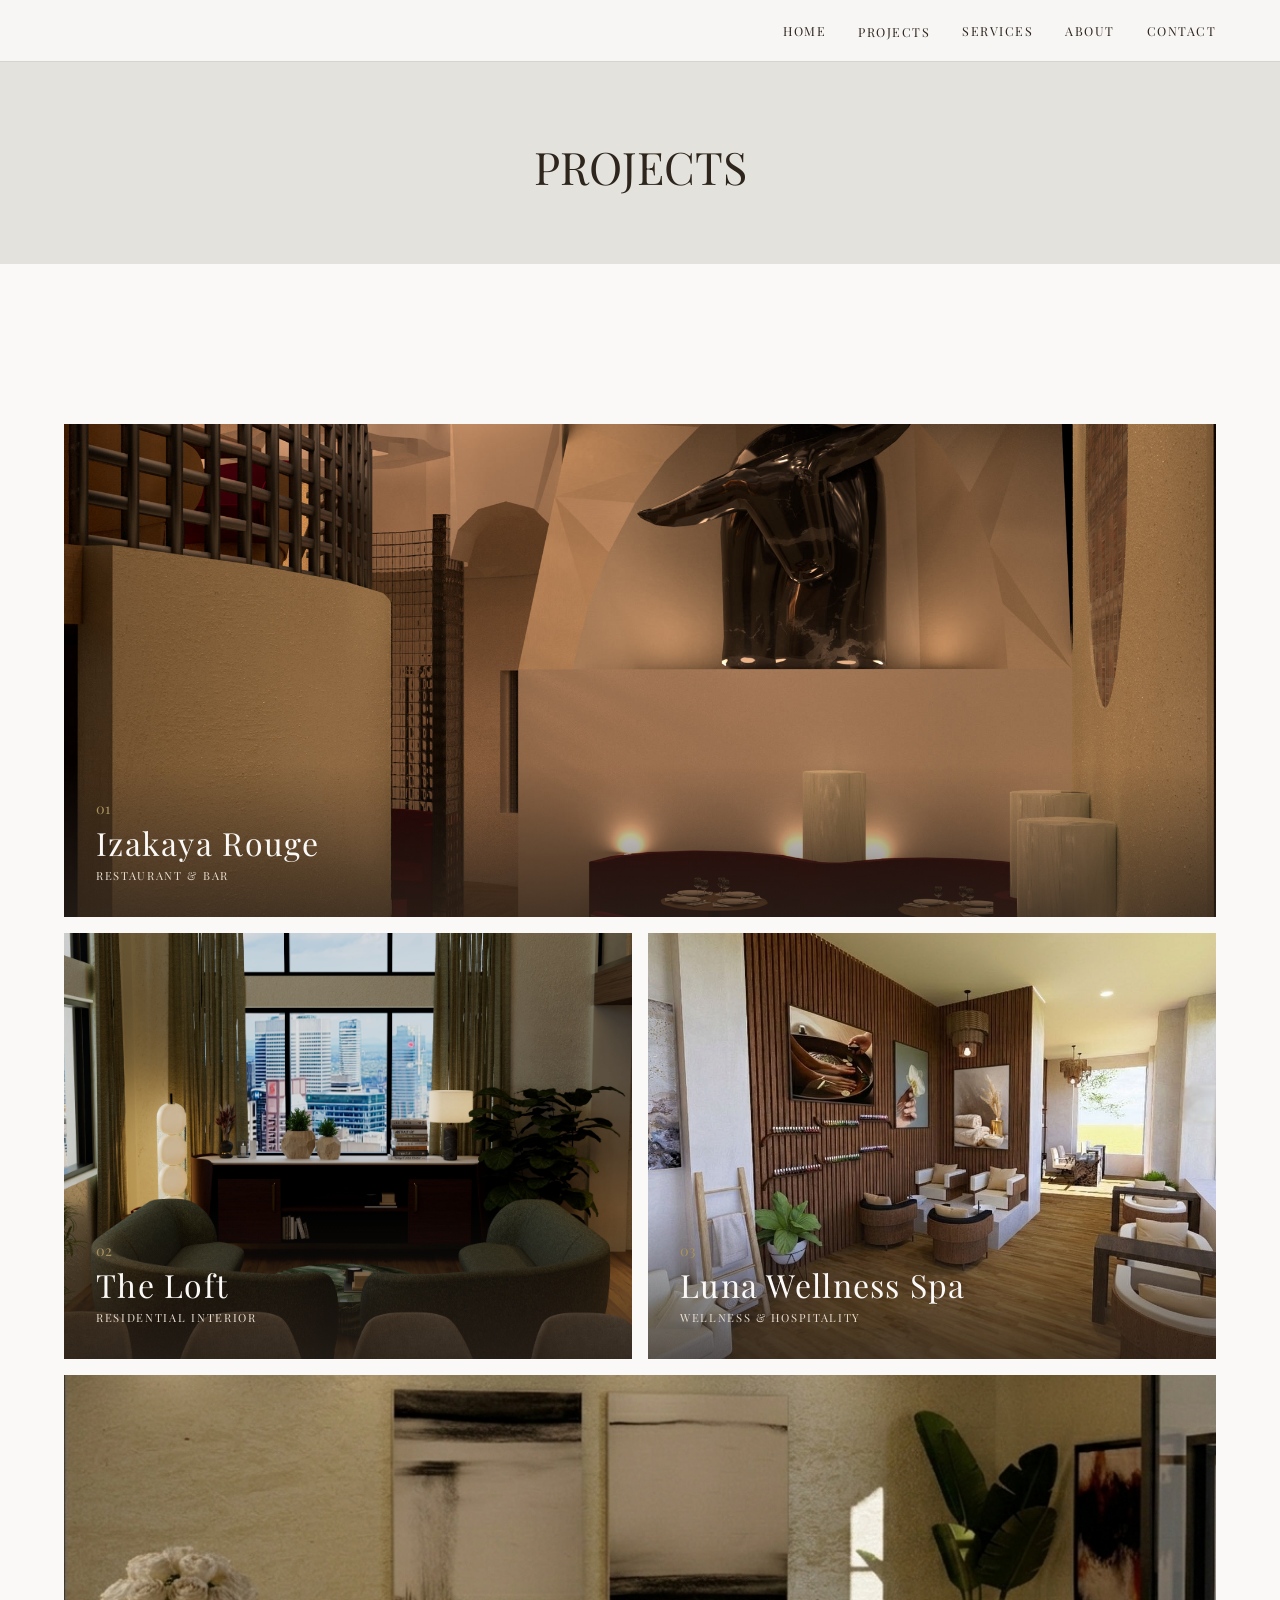
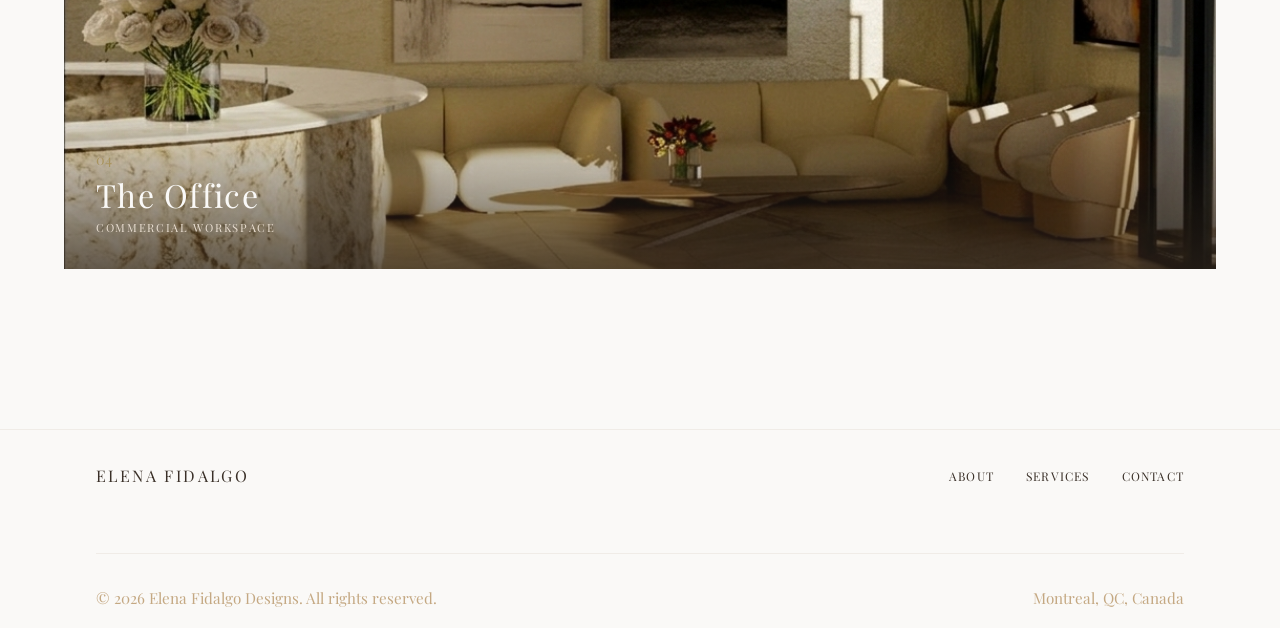
<file: projects.html>
<!DOCTYPE html>
<html lang="en">
<head>
  <meta charset="UTF-8">
  <meta name="viewport" content="width=device-width, initial-scale=1.0">
  <title>Projects — Elena Fidalgo Designs</title>
  <link rel="preconnect" href="https://fonts.googleapis.com">
  <link rel="preconnect" href="https://fonts.gstatic.com" crossorigin>
  <link href="https://fonts.googleapis.com/css2?family=Playfair+Display:ital,wght@0,300;0,400;0,500;0,600;1,400&family=Raleway:wght@300;400;500&display=swap" rel="stylesheet">
  <link rel="stylesheet" href="css/style.css?v=8">
</head>
<body>

  <div class="page-loader"><div class="loader-line"></div></div>

  <nav class="nav">
    <div class="nav__inner">
      <a href="index.html" class="nav__logo">Elena Fidalgo<span>Interior Design</span></a>
      <div class="nav__links">
        <a href="index.html" class="nav__link">Home</a>
        <div class="nav__dropdown">
          <span class="nav__link nav__link--dropdown">Projects</span>
          <div class="nav__dropdown-menu">
            <a href="project-restaurant.html" class="nav__dropdown-item">Izakaya Rouge</a>
            <a href="project-loft.html" class="nav__dropdown-item">The Loft</a>
            <a href="project-spa.html" class="nav__dropdown-item">Luna Wellness Spa</a>
            <a href="project-office.html" class="nav__dropdown-item">The Office</a>
          </div>
        </div>
        <a href="approach.html" class="nav__link">Services</a>
        <a href="about.html" class="nav__link">About</a>
        <a href="contact.html" class="nav__link">Contact</a>
      </div>
      <button class="nav__toggle" aria-label="Menu"><span></span><span></span><span></span></button>
    </div>
  </nav>

  <div class="mobile-menu">
    <a href="index.html" class="mobile-menu__link">Home</a>
    <div class="mobile-menu__group">
      <span class="mobile-menu__link mobile-menu__link--toggle">Projects</span>
      <div class="mobile-menu__sub">
        <a href="project-restaurant.html" class="mobile-menu__link mobile-menu__sublink">Izakaya Rouge</a>
        <a href="project-loft.html" class="mobile-menu__link mobile-menu__sublink">The Loft</a>
        <a href="project-spa.html" class="mobile-menu__link mobile-menu__sublink">Luna Wellness Spa</a>
        <a href="project-office.html" class="mobile-menu__link mobile-menu__sublink">The Office</a>
      </div>
    </div>
    <a href="approach.html" class="mobile-menu__link">Services</a>
    <a href="about.html" class="mobile-menu__link">About</a>
    <a href="contact.html" class="mobile-menu__link">Contact</a>
  </div>

  <!-- Page Header -->
  <div class="page-header page-header--dark">
    <div class="container--narrow">
      <h1>Projects</h1>
    </div>
  </div>

  <!-- Projects Grid -->
  <section class="section--large">
    <div class="container--wide">
      <div class="projects-grid">

        <a href="project-restaurant.html" class="project-card project-card--wide reveal">
          <img src="images/restaurant/restaurant-mainfloor.jpg" alt="Izakaya Rouge" class="project-card__image">
          <div class="project-card__overlay">
            <p class="project-card__number">01</p>
            <h3 class="project-card__title">Izakaya Rouge</h3>
            <p class="project-card__category">Restaurant &amp; Bar</p>
          </div>
        </a>

        <a href="project-loft.html" class="project-card reveal">
          <img src="images/loft/livingroom-render.jpg" alt="The Loft" class="project-card__image">
          <div class="project-card__overlay">
            <p class="project-card__number">02</p>
            <h3 class="project-card__title">The Loft</h3>
            <p class="project-card__category">Residential Interior</p>
          </div>
        </a>

        <a href="project-spa.html" class="project-card reveal reveal-delay-1">
          <img src="images/spa/pedicure-render.jpg" alt="Luna Wellness Spa" class="project-card__image">
          <div class="project-card__overlay">
            <p class="project-card__number">03</p>
            <h3 class="project-card__title">Luna Wellness Spa</h3>
            <p class="project-card__category">Wellness &amp; Hospitality</p>
          </div>
        </a>

        <a href="project-office.html" class="project-card project-card--wide reveal">
          <img src="images/office/waitingroom-render.png" alt="The Office" class="project-card__image">
          <div class="project-card__overlay">
            <p class="project-card__number">04</p>
            <h3 class="project-card__title">The Office</h3>
            <p class="project-card__category">Commercial Workspace</p>
          </div>
        </a>

      </div>
    </div>
  </section>

  <footer class="footer">
    <div class="container">
      <div class="footer__inner">
        <a href="index.html" class="footer__logo">Elena Fidalgo</a>
        <div class="footer__links">
          <a href="about.html" class="footer__link">About</a>
          <a href="approach.html" class="footer__link">Services</a>
          <a href="contact.html" class="footer__link">Contact</a>
        </div>
      </div>
      <div class="footer__bottom">
        <p>&copy; 2026 Elena Fidalgo Designs. All rights reserved.</p>
        <p>Montreal, QC, Canada</p>
      </div>
    </div>
  </footer>

  <script src="js/main.js"></script>
</body>
</html>
</file>
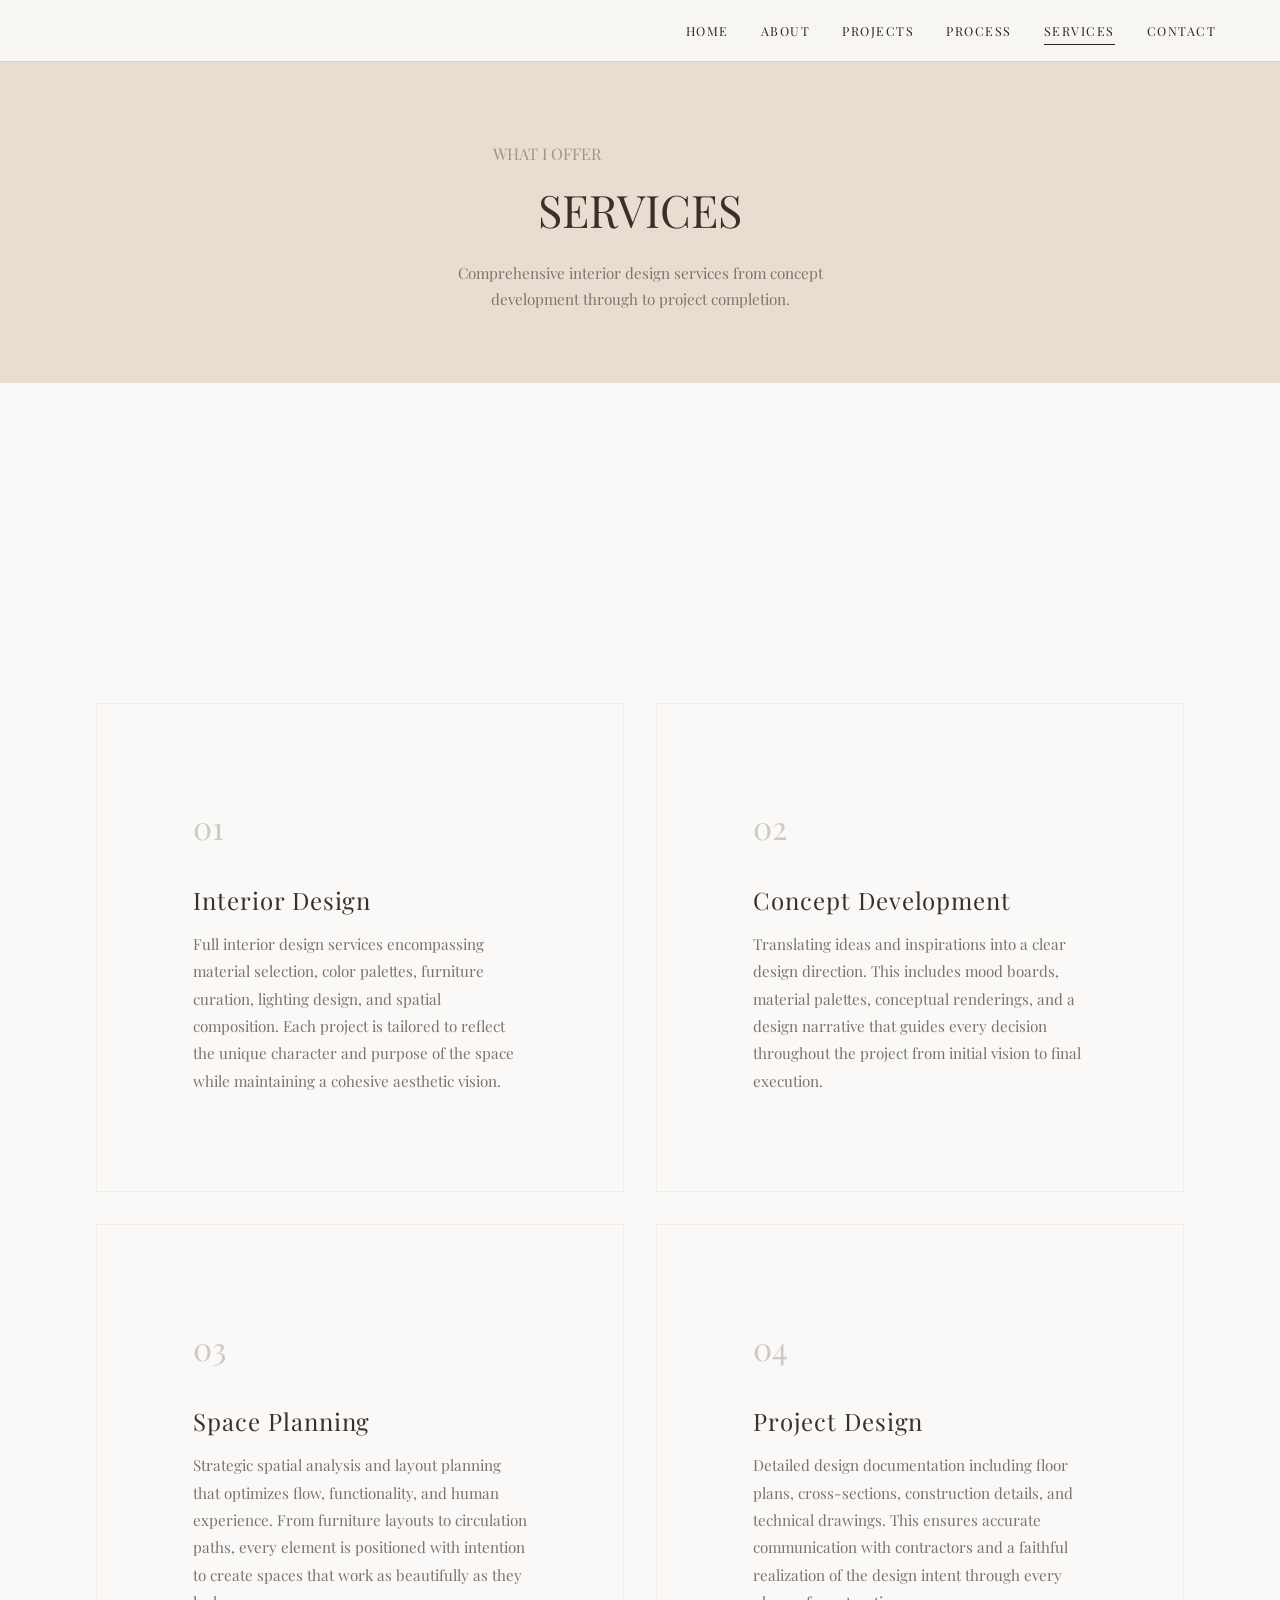
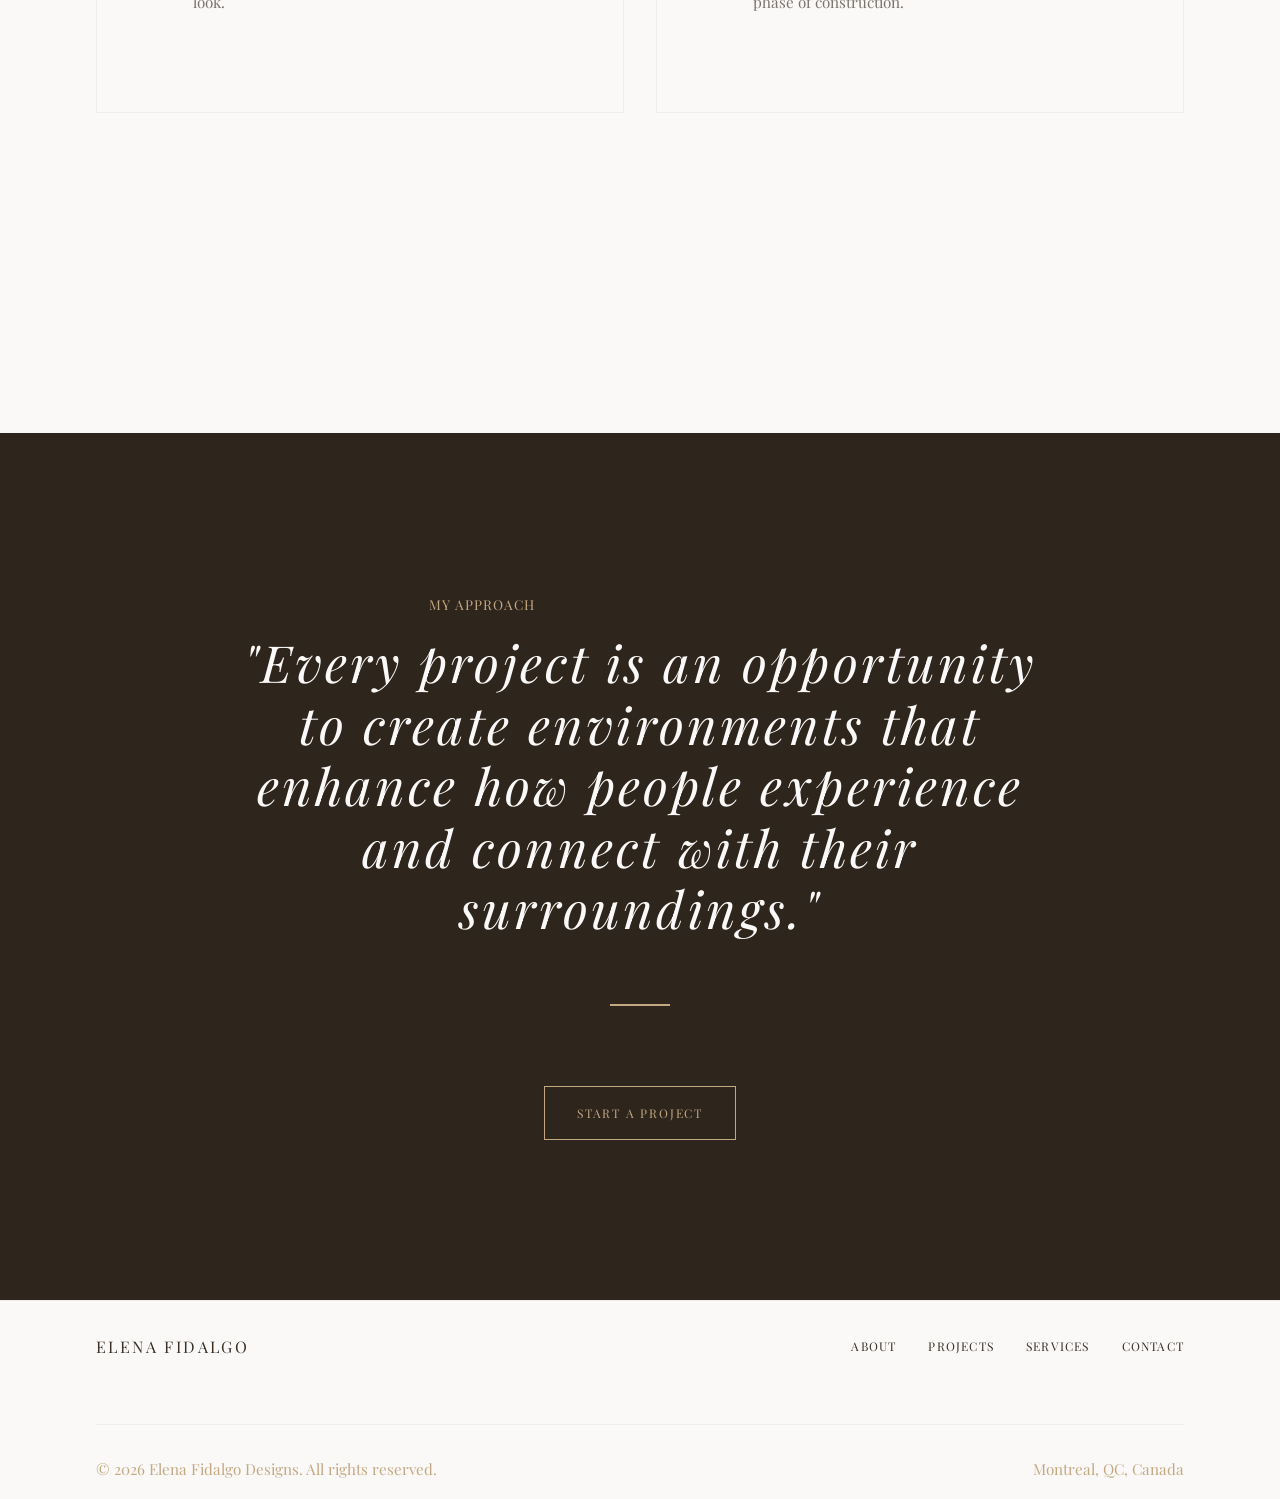
<file: services.html>
<!DOCTYPE html>
<html lang="en">
<head>
  <meta charset="UTF-8">
  <meta name="viewport" content="width=device-width, initial-scale=1.0">
  <title>Services — Elena Fidalgo Designs</title>
  <link rel="preconnect" href="https://fonts.googleapis.com">
  <link rel="preconnect" href="https://fonts.gstatic.com" crossorigin>
  <link href="https://fonts.googleapis.com/css2?family=Playfair+Display:ital,wght@0,300;0,400;0,500;0,600;1,400&family=Raleway:wght@300;400;500&display=swap" rel="stylesheet">
  <link rel="stylesheet" href="css/style.css?v=8">
</head>
<body>

  <div class="page-loader"><div class="loader-line"></div></div>

  <nav class="nav">
    <div class="nav__inner">
      <a href="index.html" class="nav__logo">Elena Fidalgo<span>Interior Design</span></a>
      <div class="nav__links">
        <a href="index.html" class="nav__link">Home</a>
        <a href="about.html" class="nav__link">About</a>
        <a href="projects.html" class="nav__link">Projects</a>
        <a href="process.html" class="nav__link">Process</a>
        <a href="services.html" class="nav__link">Services</a>
        <a href="contact.html" class="nav__link">Contact</a>
      </div>
      <button class="nav__toggle" aria-label="Menu"><span></span><span></span><span></span></button>
    </div>
  </nav>

  <div class="mobile-menu">
    <a href="index.html" class="mobile-menu__link">Home</a>
    <a href="about.html" class="mobile-menu__link">About</a>
    <a href="projects.html" class="mobile-menu__link">Projects</a>
    <a href="process.html" class="mobile-menu__link">Process</a>
    <a href="services.html" class="mobile-menu__link">Services</a>
    <a href="contact.html" class="mobile-menu__link">Contact</a>
  </div>

  <!-- Hero -->
  <div class="page-header page-header--sand">
    <div class="container--narrow">
      <p class="page-header__eyebrow">What I Offer</p>
      <h1>Services</h1>
      <p style="color: var(--deep-brown); opacity: 0.6; margin-top: 1.5rem; max-width: 50ch; margin-left: auto; margin-right: auto;">Comprehensive interior design services from concept development through to project completion.</p>
    </div>
  </div>

  <!-- Services Grid -->
  <section class="section--large">
    <div class="container">
      <div class="services-grid">

        <div class="service-card reveal">
          <p class="service-card__number">01</p>
          <h3 class="service-card__title">Interior Design</h3>
          <p class="service-card__text">Full interior design services encompassing material selection, color palettes, furniture curation, lighting design, and spatial composition. Each project is tailored to reflect the unique character and purpose of the space while maintaining a cohesive aesthetic vision.</p>
        </div>

        <div class="service-card reveal reveal-delay-1">
          <p class="service-card__number">02</p>
          <h3 class="service-card__title">Concept Development</h3>
          <p class="service-card__text">Translating ideas and inspirations into a clear design direction. This includes mood boards, material palettes, conceptual renderings, and a design narrative that guides every decision throughout the project from initial vision to final execution.</p>
        </div>

        <div class="service-card reveal reveal-delay-2">
          <p class="service-card__number">03</p>
          <h3 class="service-card__title">Space Planning</h3>
          <p class="service-card__text">Strategic spatial analysis and layout planning that optimizes flow, functionality, and human experience. From furniture layouts to circulation paths, every element is positioned with intention to create spaces that work as beautifully as they look.</p>
        </div>

        <div class="service-card reveal reveal-delay-3">
          <p class="service-card__number">04</p>
          <h3 class="service-card__title">Project Design</h3>
          <p class="service-card__text">Detailed design documentation including floor plans, cross-sections, construction details, and technical drawings. This ensures accurate communication with contractors and a faithful realization of the design intent through every phase of construction.</p>
        </div>

      </div>
    </div>
  </section>

  <!-- Approach Note -->
  <section style="background: var(--espresso); padding: var(--space-2xl) 0; text-align: center;">
    <div class="container--narrow">
      <p class="text-sm reveal" style="color: var(--warm-beige);">My Approach</p>
      <h2 class="reveal reveal-delay-1" style="color: var(--white); margin-top: 1rem; font-style: italic;">"Every project is an opportunity to create environments that enhance how people experience and connect with their surroundings."</h2>
      <div class="divider reveal reveal-delay-2" style="background: var(--warm-beige);"></div>
      <a href="contact.html" class="btn btn--outline reveal reveal-delay-3" style="border-color: var(--warm-beige); color: var(--warm-beige); margin-top: 1rem;">Start a Project</a>
    </div>
  </section>

  <footer class="footer">
    <div class="container">
      <div class="footer__inner">
        <a href="index.html" class="footer__logo">Elena Fidalgo</a>
        <div class="footer__links">
          <a href="about.html" class="footer__link">About</a>
          <a href="projects.html" class="footer__link">Projects</a>
          <a href="services.html" class="footer__link">Services</a>
          <a href="contact.html" class="footer__link">Contact</a>
        </div>
      </div>
      <div class="footer__bottom">
        <p>&copy; 2026 Elena Fidalgo Designs. All rights reserved.</p>
        <p>Montreal, QC, Canada</p>
      </div>
    </div>
  </footer>

  <script src="js/main.js"></script>
</body>
</html>
</file>
<file: css/style.css>
/* ============================================
   ELENA FIDALGO DESIGNS
   Minimalist Architecture & Interior Design Portfolio
   ============================================ */

/* --- CSS Custom Properties --- */
:root {
  /* Primary */
  --deep-brown: #3a3028;
  --espresso: #2e251d;

  /* Neutrals */
  --warm-beige: #c4a882;
  --soft-sand: #e8ddd0;
  --light-gray: #f0ece7;
  --white: #faf9f7;
  --pure-white: #ffffff;

  /* Accents */
  --muted-green: #455642;
  --terracotta: #b5654a;
  --brass: #a8935e;

  /* Typography */
  --font-serif: 'Playfair Display', 'Georgia', serif;
  --font-sans: 'Raleway', 'Helvetica Neue', sans-serif;

  /* Spacing */
  --space-xs: 0.5rem;
  --space-sm: 1rem;
  --space-md: 2rem;
  --space-lg: 4rem;
  --space-xl: 6rem;
  --space-2xl: 10rem;

  /* Transitions */
  --ease-out: cubic-bezier(0.25, 0.46, 0.45, 0.94);
  --ease-smooth: cubic-bezier(0.4, 0, 0.2, 1);
  --duration-fast: 0.3s;
  --duration-medium: 0.6s;
  --duration-slow: 1s;
}

/* --- Reset & Base --- */
*, *::before, *::after {
  margin: 0;
  padding: 0;
  box-sizing: border-box;
}

html {
  font-size: 16px;
  scroll-behavior: smooth;
  -webkit-font-smoothing: antialiased;
  -moz-osx-font-smoothing: grayscale;
}

body {
  font-family: var(--font-serif);
  font-weight: 300;
  color: var(--deep-brown);
  background-color: var(--white);
  line-height: 1.7;
  overflow-x: hidden;
}

img {
  max-width: 100%;
  height: auto;
  display: block;
}

a {
  color: inherit;
  text-decoration: none;
  transition: opacity var(--duration-fast) var(--ease-out);
}

a:hover {
  opacity: 0.7;
}

ul, ol {
  list-style: none;
}

/* --- Typography --- */
h1, h2, h3, h4 {
  font-family: var(--font-serif);
  font-weight: 300;
  line-height: 1.2;
}

h1 {
  font-size: clamp(1.8rem, 3.5vw, 2.8rem);
  text-transform: uppercase;
}

h2 {
  font-size: clamp(2rem, 4vw, 3.5rem);
  letter-spacing: 0.06em;
}

h3 {
  font-size: clamp(1.5rem, 3vw, 2.2rem);
  letter-spacing: 0.04em;
}

h4 {
  font-size: clamp(1.1rem, 2vw, 1.4rem);
  letter-spacing: 0.04em;
}

p {
  font-size: clamp(0.95rem, 1.1vw, 1.05rem);
  max-width: 65ch;
}

.text-sm {
  font-size: 0.85rem;
  letter-spacing: 0.08em;
  text-transform: uppercase;
  font-weight: 400;
}

.text-serif {
  font-family: var(--font-serif);
}

.text-light {
  color: var(--warm-beige);
}

/* --- Layout --- */
.container {
  max-width: 90%;
  width: 100%;
  margin: 0 auto;
  padding: 0 var(--space-md);
}

.container--narrow {
  max-width: min(900px, 85%);
  margin: 0 auto;
  padding: 0 var(--space-md);
}

.container--wide {
  max-width: 95%;
  width: 100%;
  margin: 0 auto;
  padding: 0 var(--space-md);
}

.section {
  padding: var(--space-xl) 0;
}

.section--large {
  padding: var(--space-2xl) 0;
}

/* --- Page Loader --- */
.page-loader {
  position: fixed;
  top: 0;
  left: 0;
  width: 100%;
  height: 100%;
  background: var(--white);
  z-index: 10000;
  display: flex;
  align-items: center;
  justify-content: center;
  transition: opacity 0.8s var(--ease-smooth), visibility 0.8s;
}

.page-loader.loaded {
  opacity: 0;
  visibility: hidden;
  pointer-events: none;
}

.loader-line {
  width: 60px;
  height: 1px;
  background: var(--warm-beige);
  position: relative;
  overflow: hidden;
}

.loader-line::after {
  content: '';
  position: absolute;
  left: -100%;
  width: 100%;
  height: 100%;
  background: var(--espresso);
  animation: loaderSlide 1.2s ease-in-out infinite;
}

@keyframes loaderSlide {
  0% { left: -100%; }
  100% { left: 100%; }
}

/* --- Navigation --- */
.nav {
  position: fixed;
  top: 0;
  left: 0;
  width: 100%;
  z-index: 1000;
  padding: var(--space-sm) 0;
  background: rgba(248, 247, 245, 0.95);
  backdrop-filter: blur(20px);
  transition: all var(--duration-medium) var(--ease-smooth);
  box-shadow: 0 1px 0 rgba(68, 59, 50, 0.08);
}

.nav.scrolled {
  background: rgba(248, 247, 245, 0.97);
  backdrop-filter: blur(20px);
  padding: var(--space-sm) 0;
  box-shadow: 0 1px 0 rgba(68, 59, 50, 0.1);
}

.nav__inner {
  display: flex;
  justify-content: flex-end;
  align-items: center;
  max-width: 95%;
  margin: 0 auto;
  padding: 0 var(--space-md);
}

.nav__logo {
  display: none;
}

.nav__links {
  display: flex;
  gap: var(--space-md);
  align-items: center;
}

.nav__link {
  font-size: 0.78rem;
  letter-spacing: 0.12em;
  text-transform: uppercase;
  font-weight: 400;
  color: var(--espresso);
  position: relative;
  padding: 0.25rem 0;
}

.nav__link::after {
  content: '';
  position: absolute;
  bottom: 0;
  left: 0;
  width: 0;
  height: 1px;
  background: var(--espresso);
  transition: width var(--duration-fast) var(--ease-out);
}

.nav__link:hover {
  opacity: 1;
}

.nav__link:hover::after,
.nav__link.active::after {
  width: 100%;
}

/* Dropdown */
.nav__dropdown {
  position: relative;
}

.nav__link--dropdown {
  cursor: pointer;
}

.nav__dropdown-menu {
  position: absolute;
  top: 100%;
  left: 50%;
  transform: translateX(-50%);
  min-width: 200px;
  background: rgba(248, 247, 245, 0.98);
  backdrop-filter: blur(20px);
  border: 1px solid rgba(68, 59, 50, 0.08);
  padding: 0.75rem 0;
  opacity: 0;
  visibility: hidden;
  transition: all var(--duration-fast) var(--ease-out);
  margin-top: 0.5rem;
  box-shadow: 0 8px 30px rgba(0, 0, 0, 0.08);
}

.nav__dropdown:hover .nav__dropdown-menu {
  opacity: 1;
  visibility: visible;
}

.nav__dropdown-item {
  display: block;
  padding: 0.5rem 1.5rem;
  font-size: 0.8rem;
  color: var(--espresso);
  transition: background var(--duration-fast) var(--ease-out);
}

.nav__dropdown-item:hover {
  background: rgba(68, 59, 50, 0.05);
  opacity: 1;
}

/* Mobile menu projects sub */
.mobile-menu__group {
  display: flex;
  flex-direction: column;
}

.mobile-menu__link--toggle {
  cursor: pointer;
}

.mobile-menu__sub {
  display: none;
  padding-left: 1rem;
}

.mobile-menu__group.active .mobile-menu__sub {
  display: flex;
  flex-direction: column;
}

.mobile-menu__sublink {
  font-size: 0.9rem !important;
  opacity: 0.7;
}

/* Mobile menu toggle */
.nav__toggle {
  display: none;
  flex-direction: column;
  gap: 5px;
  background: none;
  border: none;
  cursor: pointer;
  padding: 5px;
}

.nav__toggle span {
  display: block;
  width: 24px;
  height: 1px;
  background: var(--espresso);
  transition: all var(--duration-fast) var(--ease-out);
}

.nav__toggle.active span:nth-child(1) {
  transform: rotate(45deg) translate(4px, 4px);
}

.nav__toggle.active span:nth-child(2) {
  opacity: 0;
}

.nav__toggle.active span:nth-child(3) {
  transform: rotate(-45deg) translate(4px, -4px);
}

/* --- Hero --- */
/* Split hero (image + text side by side) */
.hero--split {
  min-height: 100vh;
  display: flex;
  flex-direction: column;
  align-items: center;
  justify-content: flex-start;
  padding-top: 130px;
  padding-bottom: var(--space-lg);
  background: #e4e2dd;
  overflow: hidden;
  gap: var(--space-lg);
}

.hero__text {
  text-align: center;
  opacity: 0;
  transform: translateY(20px);
  animation: heroFadeUp 1s var(--ease-smooth) 0.3s forwards;
  position: relative;
  padding: 0 var(--space-md);
}

.hero__title {
  color: var(--espresso);
  font-family: var(--font-serif);
  font-weight: 300;
  margin-bottom: 4px;
  font-size: clamp(2.8rem, 5vw, 4.5rem);
  letter-spacing: 0.15em;
  text-transform: uppercase;
  line-height: 1.1;
  padding-right: 0.15em;
}

.hero__subtitle {
  font-family: var(--font-serif);
  color: var(--deep-brown);
  font-size: clamp(0.85rem, 1.2vw, 1.05rem);
  letter-spacing: 0.35em;
  text-transform: uppercase;
  font-weight: 300;
  margin-left: auto;
  margin-right: auto;
  width: fit-content;
  padding-right: 0.35em;
}

/* Decorative lines removed */

.hero__slideshow {
  max-width: 100%;
  width: 100%;
  aspect-ratio: 16/7;
  opacity: 0;
  transform: translateY(30px);
  animation: heroFadeUp 1.2s var(--ease-smooth) 0.6s forwards;
  position: relative;
  overflow: hidden;
}


.hero__slide {
  width: 100%;
  height: 100%;
  display: block;
  object-fit: cover;
  object-position: center;
  position: absolute;
  top: 0;
  left: 0;
  opacity: 0;
  transition: opacity 1s var(--ease-smooth);
}

.hero__slide:first-child {
  position: relative;
  height: 100%;
}

.hero__slide--active {
  opacity: 1;
}

.hero__dots {
  display: flex;
  justify-content: center;
  gap: 10px;
  padding-top: var(--space-sm);
  z-index: 2;
}

.hero__dot {
  width: 8px;
  height: 8px;
  border-radius: 50%;
  border: 1px solid var(--espresso);
  background: transparent;
  cursor: pointer;
  padding: 0;
  transition: all var(--duration-fast) var(--ease-out);
}

.hero__dot--active {
  background: var(--espresso);
}

.hero__dot:hover {
  background: var(--deep-brown);
}

/* Scroll indicator */
.hero--split .hero__scroll-hint {
  position: absolute;
  bottom: var(--space-md);
  left: 50%;
  transform: translateX(-50%);
  display: flex;
  flex-direction: column;
  align-items: center;
  gap: 6px;
  opacity: 0;
  animation: scrollHintFade 1s var(--ease-smooth) 1.2s forwards;
}

.hero__scroll-hint span {
  color: var(--espresso);
  font-size: 0.65rem;
  letter-spacing: 0.25em;
  text-transform: uppercase;
}

.hero__scroll-hint::after {
  content: '';
  width: 1px;
  height: 35px;
  background: var(--espresso);
  animation: scrollPulse 2s ease-in-out infinite;
}

@keyframes heroFadeUp {
  to {
    opacity: 1;
    transform: translateY(0);
  }
}

@keyframes scrollHintFade {
  to {
    opacity: 1;
  }
}

@keyframes scrollPulse {
  0%, 100% { opacity: 0.3; transform: scaleY(0.5); }
  50% { opacity: 1; transform: scaleY(1); }
}

/* Projects section title */
.projects-section__title {
  font-family: var(--font-serif);
  font-weight: 300;
  font-size: clamp(1.8rem, 3vw, 2.8rem);
  color: var(--espresso);
  margin-bottom: var(--space-xs);
}

.projects-section__subtitle {
  font-size: 0.85rem;
  color: rgba(68, 59, 50, 0.5);
  margin-bottom: var(--space-lg);
}

/* --- Project Hero (for case study pages) --- */
.project-hero {
  height: 80vh;
  min-height: 500px;
  position: relative;
  display: flex;
  align-items: flex-end;
  overflow: hidden;
}

.project-hero__image {
  position: absolute;
  top: 0;
  left: 0;
  width: 100%;
  height: 100%;
  object-fit: cover;
  object-position: center top;
}

.project-hero__overlay {
  position: absolute;
  top: 0;
  left: 0;
  width: 100%;
  height: 100%;
  background: linear-gradient(to top, rgba(46,37,29,0.65) 0%, rgba(46,37,29,0.1) 60%);
}

.project-hero__content {
  position: relative;
  z-index: 2;
  padding: var(--space-lg) var(--space-md);
  max-width: 95%;
  margin: 0 auto;
  width: 100%;
}

.project-hero__tag {
  color: var(--soft-sand);
  font-size: 0.75rem;
  letter-spacing: 0.2em;
  text-transform: uppercase;
  margin-bottom: var(--space-sm);
}

.project-hero__title {
  color: var(--white);
  font-family: var(--font-serif);
  font-weight: 300;
}

/* --- Home Philosophy Section --- */
.home-philosophy {
  padding: var(--space-lg) 0;
}

.home-philosophy__grid {
  display: grid;
  grid-template-columns: 1fr 1fr;
  gap: var(--space-xl);
  align-items: center;
}

.home-philosophy__image {
  position: relative;
  overflow: hidden;
  aspect-ratio: 3/4;
}

.home-philosophy__image img {
  width: 100%;
  height: 100%;
  object-fit: cover;
}

.home-philosophy__eyebrow {
  font-size: 0.7rem;
  letter-spacing: 0.2em;
  text-transform: uppercase;
  color: var(--terracotta);
  margin-bottom: var(--space-md);
  font-weight: 500;
}

.home-philosophy__heading {
  font-family: var(--font-serif);
  font-size: clamp(1.6rem, 3vw, 2.4rem);
  font-weight: 300;
  line-height: 1.3;
  margin-bottom: var(--space-md);
}

.home-philosophy__divider {
  width: 40px;
  height: 2px;
  background: var(--terracotta);
  margin-bottom: var(--space-md);
}

.home-philosophy__text {
  color: rgba(68, 59, 50, 0.7);
  line-height: 1.8;
  margin-bottom: var(--space-lg);
  font-size: 0.95rem;
}

.home-philosophy__pillars {
  display: grid;
  grid-template-columns: 1fr 1fr;
  gap: var(--space-md);
}

.home-philosophy__pillar h4 {
  font-family: var(--font-serif);
  font-size: 1.05rem;
  font-weight: 400;
  margin-bottom: 0.3rem;
}

.home-philosophy__pillar p {
  font-size: 0.82rem;
  color: rgba(68, 59, 50, 0.55);
  line-height: 1.6;
}

@media (max-width: 1024px) {
  .home-philosophy__grid {
    grid-template-columns: 1fr;
    gap: var(--space-lg);
  }

  .home-philosophy__image {
    aspect-ratio: 16/9;
  }
}

@media (max-width: 480px) {
  .home-philosophy__pillars {
    grid-template-columns: 1fr;
  }
}

/* --- Intro / Text Sections --- */
.intro {
  padding: var(--space-2xl) 0;
  text-align: center;
}

.intro__eyebrow {
  font-size: 0.75rem;
  letter-spacing: 0.2em;
  text-transform: uppercase;
  color: rgba(68, 59, 50, 0.45);
  margin-bottom: var(--space-md);
}

.intro__heading {
  margin-bottom: var(--space-md);
  max-width: 800px;
  margin-left: auto;
  margin-right: auto;
}

.intro__text {
  margin: 0 auto;
  color: rgba(68, 59, 50, 0.75);
  line-height: 1.9;
}

/* --- Project Grid --- */
.projects-grid {
  display: grid;
  grid-template-columns: repeat(2, 1fr);
  gap: var(--space-sm);
}

.project-card {
  position: relative;
  overflow: hidden;
  aspect-ratio: 4/3;
  cursor: pointer;
}

.project-card--tall {
  aspect-ratio: 3/4;
}

.project-card--wide {
  grid-column: span 2;
  aspect-ratio: 21/9;
}

.project-card__image {
  width: 100%;
  height: 100%;
  object-fit: cover;
  transition: transform var(--duration-slow) var(--ease-smooth);
}

.project-card:hover .project-card__image {
  transform: scale(1.04);
}

.project-card__overlay {
  position: absolute;
  bottom: 0;
  left: 0;
  right: 0;
  padding: var(--space-md);
  background: linear-gradient(to top, rgba(46,37,29,0.7) 0%, transparent 100%);
  opacity: 1;
}

.project-card__number {
  font-family: var(--font-serif);
  font-size: 0.9rem;
  color: var(--brass);
  margin-bottom: 4px;
}

.project-card__title {
  font-family: var(--font-serif);
  font-size: clamp(1.3rem, 2.5vw, 2rem);
  color: var(--white);
  font-weight: 300;
}

.project-card__category {
  font-size: 0.7rem;
  letter-spacing: 0.15em;
  text-transform: uppercase;
  color: var(--soft-sand);
  margin-top: 4px;
}

/* --- About Page --- */
.about-hero {
  padding: 130px 0 var(--space-xl);
  background: var(--white);
}

.about-grid {
  display: grid;
  grid-template-columns: 1fr 1fr;
  gap: var(--space-xl);
  align-items: start;
}

.about-portrait {
  position: relative;
  aspect-ratio: 3/4;
  overflow: hidden;
}

.about-portrait__image {
  width: 100%;
  height: 100%;
  object-fit: cover;
}

.about-portrait__placeholder {
  width: 100%;
  height: 100%;
  background: var(--soft-sand);
  display: flex;
  align-items: center;
  justify-content: center;
  font-family: var(--font-serif);
  font-size: 1.1rem;
  color: var(--warm-beige);
}

.about-content__eyebrow {
  font-size: 0.75rem;
  letter-spacing: 0.2em;
  text-transform: uppercase;
  color: rgba(68, 59, 50, 0.45);
  margin-bottom: var(--space-md);
}

.about-content__title {
  margin-bottom: var(--space-lg);
}

.about-content__text {
  color: rgba(68, 59, 50, 0.75);
  line-height: 1.9;
  margin-bottom: var(--space-md);
}

.about-philosophy {
  padding: var(--space-2xl) 0;
  background: var(--espresso);
  color: var(--soft-sand);
}

.philosophy-grid {
  display: grid;
  grid-template-columns: repeat(4, 1fr);
  gap: var(--space-lg);
  margin-top: var(--space-xl);
}

.philosophy-item__number {
  font-family: var(--font-serif);
  font-size: 2rem;
  color: var(--warm-beige);
  opacity: 0.4;
  margin-bottom: var(--space-sm);
}

.philosophy-item__title {
  font-family: var(--font-serif);
  font-size: 1.3rem;
  color: var(--white);
  margin-bottom: var(--space-sm);
}

.philosophy-item__text {
  font-size: 0.9rem;
  line-height: 1.8;
  opacity: 0.7;
}

/* --- Project Case Study --- */
.project-info {
  padding: var(--space-xl) 0;
}

.project-info__grid {
  display: grid;
  grid-template-columns: 1fr 2fr;
  gap: var(--space-xl);
}

.project-meta {
  position: sticky;
  top: 120px;
}

.project-meta__item {
  margin-bottom: var(--space-md);
}

.project-meta__label {
  font-size: 0.7rem;
  letter-spacing: 0.2em;
  text-transform: uppercase;
  color: rgba(68, 59, 50, 0.5);
  margin-bottom: 4px;
}

.project-meta__value {
  font-family: var(--font-serif);
  font-size: 1.1rem;
}

.project-description {
  color: rgba(68, 59, 50, 0.75);
  line-height: 1.9;
}

.project-description p + p {
  margin-top: var(--space-md);
}

/* Image gallery sections */
.project-gallery {
  padding: var(--space-lg) 0;
}

.project-gallery__title {
  font-family: var(--font-serif);
  font-size: 1.3rem;
  text-transform: uppercase;
  color: var(--deep-brown);
  margin-bottom: var(--space-lg);
  text-align: left;
}

.gallery-full {
  margin-bottom: var(--space-lg);
}

.gallery-full img {
  width: 100%;
  height: auto;
}

.gallery-grid {
  display: grid;
  grid-template-columns: repeat(2, 1fr);
  gap: 0.75rem;
  margin-bottom: var(--space-lg);
}

.gallery-grid--three {
  grid-template-columns: repeat(3, 1fr);
}

.gallery-grid img {
  width: 100%;
  height: 100%;
  object-fit: cover;
  aspect-ratio: 4/3;
}

.gallery-caption {
  text-align: center;
  font-size: 0.85rem;
  color: rgba(68, 59, 50, 0.7);
  margin-top: var(--space-sm);
  font-style: italic;
  font-family: var(--font-serif);
}

/* Technical drawings section */
.technical-drawings {
  padding: var(--space-md) 0;
  background: var(--white);
}

.technical-drawings__inner {
  max-width: 95%;
  margin: 0 auto;
  padding: 0 var(--space-md);
}

.technical-drawings__grid {
  display: grid;
  grid-template-columns: repeat(2, 1fr);
  gap: 0.75rem;
}

.technical-drawings__grid--three {
  grid-template-columns: repeat(3, 1fr);
}

.technical-drawing__frame {
  background: var(--pure-white);
  border: 1px solid var(--warm-beige);
  padding: var(--space-md);
  box-shadow: 0 2px 12px rgba(46, 37, 29, 0.05);
  transition: box-shadow var(--duration-medium) var(--ease-smooth);
}

.technical-drawing__frame:hover {
  box-shadow: 0 4px 20px rgba(46, 37, 29, 0.1);
}

.technical-drawing__frame img {
  width: 100%;
}

.technical-drawing__frame .gallery-caption {
  margin-top: var(--space-sm);
  padding-top: var(--space-xs);
  border-top: 1px solid var(--light-gray);
  font-size: 0.78rem;
}

@media (max-width: 768px) {
  .technical-drawings__grid,
  .technical-drawings__grid--three {
    grid-template-columns: 1fr;
  }
}

/* --- Approach Page (Process + Services combined) --- */
.approach-process {
  padding: var(--space-xl) 0;
}

.approach-step {
  display: grid;
  grid-template-columns: 1fr 1fr;
  gap: var(--space-xl);
  align-items: center;
  padding: var(--space-lg) 0;
}

.approach-step--reverse {
  direction: rtl;
}

.approach-step--reverse > * {
  direction: ltr;
}

.approach-step__image {
  overflow: hidden;
  aspect-ratio: 4/3;
}

.approach-step__image img {
  width: 100%;
  height: 100%;
  object-fit: cover;
  transition: transform var(--duration-slow) var(--ease-smooth);
}

.approach-step:hover .approach-step__image img {
  transform: scale(1.03);
}

.approach-step__number {
  display: inline-block;
  font-family: var(--font-serif);
  font-size: 0.85rem;
  color: var(--terracotta);
  letter-spacing: 0.1em;
  margin-bottom: 0.75rem;
}

.approach-step__content h3 {
  font-family: var(--font-serif);
  font-size: clamp(1.4rem, 2.5vw, 1.8rem);
  font-weight: 300;
  margin-bottom: var(--space-sm);
}

.approach-step__content p {
  color: rgba(68, 59, 50, 0.7);
  line-height: 1.8;
  font-size: 0.95rem;
}

.approach-services {
  padding: var(--space-md) 0;
  background: var(--pure-white);
}

.approach-services__header {
  text-align: center;
  margin-bottom: var(--space-xl);
}

.approach-services__eyebrow {
  font-size: 0.7rem;
  letter-spacing: 0.2em;
  text-transform: uppercase;
  color: rgba(68, 59, 50, 0.45);
  margin-bottom: 0.5rem;
}

.approach-services__header h2 {
  font-family: var(--font-serif);
  font-weight: 300;
}

.approach-services__grid {
  display: grid;
  grid-template-columns: repeat(4, 1fr);
  gap: var(--space-md);
}

.approach-service {
  padding: var(--space-md);
  background: var(--white);
  border-top: 2px solid var(--warm-beige);
}

.approach-service__number {
  display: inline-block;
  font-family: var(--font-serif);
  font-size: 0.85rem;
  color: var(--terracotta);
  margin-bottom: 0.75rem;
}

.approach-service h4 {
  font-family: var(--font-serif);
  font-size: 1.15rem;
  font-weight: 400;
  margin-bottom: 0.5rem;
}

.approach-service p {
  font-size: 0.85rem;
  color: rgba(68, 59, 50, 0.6);
  line-height: 1.7;
}

@media (max-width: 1024px) {
  .approach-step {
    grid-template-columns: 1fr;
    gap: var(--space-md);
  }

  .approach-step--reverse {
    direction: ltr;
  }

  .approach-services__grid {
    grid-template-columns: repeat(2, 1fr);
  }
}

@media (max-width: 768px) {
  .approach-services__grid {
    grid-template-columns: 1fr;
  }
}

/* Services 2x2 grid with images */
.services-grid-2x2 {
  display: grid;
  grid-template-columns: 1fr 1fr;
  gap: var(--space-md);
}

.services-grid-3 {
  display: grid;
  grid-template-columns: repeat(3, 1fr);
  gap: var(--space-md);
}

@media (max-width: 768px) {
  .services-grid-3 {
    grid-template-columns: 1fr;
  }
}

.service-card-lg {
  background: var(--white);
  overflow: hidden;
  border: 1px solid var(--espresso);
}

.service-card-lg__image {
  width: 100%;
  aspect-ratio: 16/10;
  overflow: hidden;
  background: var(--light-gray);
}

.service-card-lg__image img {
  width: 100%;
  height: 100%;
  object-fit: cover;
}

.service-card-lg__image--contain {
  display: flex;
  align-items: center;
  justify-content: center;
  background: var(--pure-white);
}

.service-card-lg__image--contain img {
  object-fit: contain;
  width: auto;
  max-width: 90%;
  max-height: 90%;
  transition: transform var(--duration-medium) var(--ease-smooth);
}

.service-card-lg:hover .service-card-lg__image img {
  transform: scale(1.03);
}

.service-card-lg__content {
  padding: var(--space-md);
}

.service-card-lg__content .approach-service__number {
  display: inline-block;
  font-family: var(--font-serif);
  font-size: 0.85rem;
  color: var(--terracotta);
  margin-bottom: 0.75rem;
}

.service-card-lg__content h4 {
  font-family: var(--font-serif);
  font-size: 1.3rem;
  font-weight: 400;
  margin-bottom: 0.75rem;
}

.service-card-lg__content p {
  font-size: 0.9rem;
  color: rgba(68, 59, 50, 0.6);
  line-height: 1.7;
}

@media (max-width: 768px) {
  .services-grid-2x2 {
    grid-template-columns: 1fr;
  }
}

/* --- Design Process (legacy) --- */
.process-hero {
  padding: calc(var(--space-2xl) + 80px) 0 var(--space-xl);
  background: var(--espresso);
  color: var(--white);
  text-align: center;
}

.process-steps {
  padding: var(--space-2xl) 0;
}

.process-step {
  display: grid;
  grid-template-columns: 1fr 1fr;
  gap: var(--space-xl);
  align-items: center;
  padding: var(--space-xl) 0;
  border-bottom: 1px solid var(--light-gray);
}

.process-step:last-child {
  border-bottom: none;
}

.process-step__number {
  font-family: var(--font-serif);
  font-size: 5rem;
  color: var(--light-gray);
  line-height: 1;
  margin-bottom: var(--space-sm);
}

.process-step__title {
  margin-bottom: var(--space-md);
}

.process-step__text {
  color: rgba(68, 59, 50, 0.75);
  line-height: 1.9;
}

/* --- Services --- */
.services-hero {
  padding: calc(var(--space-2xl) + 80px) 0 var(--space-xl);
  background: var(--soft-sand);
  text-align: center;
}

.services-grid {
  display: grid;
  grid-template-columns: repeat(2, 1fr);
  gap: var(--space-md);
  padding: var(--space-2xl) 0;
}

.service-card {
  padding: var(--space-xl);
  border: 1px solid var(--light-gray);
  transition: all var(--duration-medium) var(--ease-smooth);
}

.service-card:hover {
  border-color: var(--warm-beige);
  background: var(--light-gray);
}

.service-card__number {
  font-family: var(--font-serif);
  font-size: 2rem;
  color: rgba(68, 59, 50, 0.25);
  margin-bottom: var(--space-md);
}

.service-card__title {
  font-family: var(--font-serif);
  font-size: 1.5rem;
  margin-bottom: var(--space-sm);
}

.service-card__text {
  color: rgba(68, 59, 50, 0.7);
  font-size: 0.95rem;
  line-height: 1.8;
}

/* --- Contact --- */
.contact-hero {
  padding: 130px 0 var(--space-xl);
  text-align: center;
}

.contact-grid {
  display: grid;
  grid-template-columns: 1fr 1fr;
  gap: var(--space-xl);
  padding: var(--space-xl) 0;
}

.contact-simple {
  display: grid;
  grid-template-columns: repeat(4, 1fr);
  gap: var(--space-lg);
  text-align: center;
  padding: var(--space-md) 0;
}

.contact-simple .contact-info__item {
  margin-bottom: 0;
}

.contact-icon {
  color: var(--espresso);
  margin-bottom: 0.75rem;
}

@media (max-width: 768px) {
  .contact-simple {
    grid-template-columns: 1fr 1fr;
  }
}

.contact-info__item {
  margin-bottom: var(--space-lg);
}

.contact-info__label {
  font-size: 0.7rem;
  letter-spacing: 0.2em;
  text-transform: uppercase;
  color: rgba(68, 59, 50, 0.45);
  margin-bottom: 8px;
}

.contact-info__value {
  font-family: var(--font-serif);
  font-size: 1.2rem;
}

.contact-info__value a {
  border-bottom: 1px solid var(--light-gray);
  padding-bottom: 2px;
}

.contact-form {
  display: flex;
  flex-direction: column;
  gap: var(--space-md);
}

.form-group {
  display: flex;
  flex-direction: column;
  gap: 6px;
}

.form-group label {
  font-size: 0.7rem;
  letter-spacing: 0.15em;
  text-transform: uppercase;
  color: var(--warm-beige);
}

.form-group input,
.form-group textarea {
  padding: var(--space-sm);
  border: 1px solid var(--light-gray);
  background: transparent;
  font-family: var(--font-serif);
  font-size: 0.95rem;
  color: var(--deep-brown);
  transition: border-color var(--duration-fast) var(--ease-out);
  outline: none;
}

.form-group input:focus,
.form-group textarea:focus {
  border-color: var(--warm-beige);
}

.form-group textarea {
  min-height: 150px;
  resize: vertical;
}

.btn {
  display: inline-block;
  padding: var(--space-sm) var(--space-md);
  font-size: 0.75rem;
  letter-spacing: 0.15em;
  text-transform: uppercase;
  font-family: var(--font-serif);
  font-weight: 400;
  border: 1px solid var(--espresso);
  background: var(--espresso);
  color: var(--white);
  cursor: pointer;
  transition: all var(--duration-fast) var(--ease-out);
  text-align: center;
}

.btn:hover {
  background: transparent;
  color: var(--espresso);
  opacity: 1;
}

.btn--outline {
  background: transparent;
  color: var(--espresso);
}

.btn--outline:hover {
  background: var(--espresso);
  color: var(--white);
}

/* --- Footer --- */
.footer {
  padding: var(--space-md) 0 var(--space-sm);
  border-top: 1px solid var(--light-gray);
}

.footer__inner {
  display: flex;
  justify-content: space-between;
  align-items: center;
}

.footer__logo {
  font-family: var(--font-serif);
  font-size: 1rem;
  letter-spacing: 0.15em;
  text-transform: uppercase;
}

.footer__links {
  display: flex;
  gap: var(--space-md);
}

.footer__link {
  font-size: 0.75rem;
  letter-spacing: 0.1em;
  text-transform: uppercase;
}

.footer__bottom {
  display: flex;
  justify-content: space-between;
  align-items: center;
  margin-top: var(--space-lg);
  padding-top: var(--space-md);
  border-top: 1px solid var(--light-gray);
  font-size: 0.8rem;
  color: var(--warm-beige);
}

/* --- Divider --- */
.divider {
  width: 60px;
  height: 2px;
  background: var(--terracotta);
  margin: var(--space-lg) auto;
}

/* --- Reveal Animations --- */
.reveal {
  opacity: 0;
  transform: translateY(30px);
  transition: opacity var(--duration-slow) var(--ease-smooth),
              transform var(--duration-slow) var(--ease-smooth);
}

.reveal.visible {
  opacity: 1;
  transform: translateY(0);
}

.reveal-delay-1 { transition-delay: 0.1s; }
.reveal-delay-2 { transition-delay: 0.2s; }
.reveal-delay-3 { transition-delay: 0.3s; }
.reveal-delay-4 { transition-delay: 0.4s; }

/* --- Page Header (for inner pages) --- */
.page-header {
  padding: 140px 0 70px;
  text-align: center;
}

.page-header__eyebrow {
  font-size: 1rem;
  text-transform: uppercase;
  color: rgba(68, 59, 50, 0.45);
  margin-bottom: var(--space-sm);
}

.page-header--dark {
  background: #e4e2dd;
  color: var(--espresso);
}

.page-header--sand {
  background: var(--soft-sand);
}

/* --- Portfolio Grid Page --- */
.portfolio-filter {
  display: flex;
  justify-content: center;
  gap: var(--space-md);
  margin-bottom: var(--space-xl);
}

.portfolio-filter__btn {
  background: none;
  border: none;
  font-size: 0.75rem;
  letter-spacing: 0.15em;
  text-transform: uppercase;
  font-family: var(--font-serif);
  cursor: pointer;
  color: var(--warm-beige);
  padding: var(--space-xs) 0;
  border-bottom: 1px solid transparent;
  transition: all var(--duration-fast) var(--ease-out);
}

.portfolio-filter__btn:hover,
.portfolio-filter__btn.active {
  color: var(--espresso);
  border-bottom-color: var(--espresso);
}

/* --- Image Lightbox --- */
.lightbox {
  position: fixed;
  top: 0;
  left: 0;
  width: 100%;
  height: 100%;
  background: rgba(46, 37, 29, 0.95);
  z-index: 9999;
  display: flex;
  align-items: center;
  justify-content: center;
  opacity: 0;
  visibility: hidden;
  transition: all var(--duration-medium) var(--ease-smooth);
  cursor: pointer;
}

.lightbox.active {
  opacity: 1;
  visibility: visible;
}

.lightbox img {
  max-width: 90vw;
  max-height: 90vh;
  object-fit: contain;
}

.lightbox__close {
  position: absolute;
  top: var(--space-md);
  right: var(--space-md);
  color: var(--white);
  font-size: 0.75rem;
  letter-spacing: 0.15em;
  text-transform: uppercase;
  background: none;
  border: none;
  cursor: pointer;
  font-family: var(--font-serif);
}

/* --- Next Project --- */
.next-project {
  padding: var(--space-md) 0;
  text-align: center;
  border-top: 1px solid var(--light-gray);
}

.next-project__label {
  font-size: 0.7rem;
  letter-spacing: 0.2em;
  text-transform: uppercase;
  color: rgba(68, 59, 50, 0.4);
  margin-bottom: 0.5rem;
}

.next-project__title {
  font-family: var(--font-serif);
  font-size: clamp(1.3rem, 2.5vw, 1.8rem);
  transition: color var(--duration-fast) var(--ease-out);
}

.next-project a:hover {
  opacity: 1;
}

.next-project a:hover .next-project__title {
  color: var(--muted-green);
}

/* --- Mobile Menu Overlay --- */
.mobile-menu {
  position: fixed;
  top: 0;
  right: -100%;
  width: 100%;
  height: 100%;
  background: var(--white);
  z-index: 999;
  display: flex;
  flex-direction: column;
  justify-content: center;
  align-items: center;
  gap: var(--space-lg);
  transition: right var(--duration-medium) var(--ease-smooth);
}

.mobile-menu.active {
  right: 0;
}

.mobile-menu__link {
  font-family: var(--font-serif);
  font-size: 2rem;
  font-weight: 300;
}

/* --- Responsive --- */
@media (max-width: 1024px) {
  .projects-grid {
    gap: var(--space-xs);
  }

  .about-grid {
    grid-template-columns: 1fr;
    gap: var(--space-lg);
  }

  .philosophy-grid {
    grid-template-columns: repeat(2, 1fr);
  }

  .project-info__grid {
    grid-template-columns: 1fr;
    gap: var(--space-lg);
  }

  .project-meta {
    position: static;
    display: grid;
    grid-template-columns: repeat(3, 1fr);
    gap: var(--space-md);
  }

  .process-step {
    grid-template-columns: 1fr;
    gap: var(--space-md);
  }

  .contact-grid {
    grid-template-columns: 1fr;
  }
}

@media (max-width: 768px) {
  .nav__links {
    display: none;
  }

  .nav__toggle {
    display: flex;
  }

  .projects-grid {
    grid-template-columns: 1fr;
  }

  .project-card--wide {
    grid-column: span 1;
    aspect-ratio: 4/3;
  }

  .philosophy-grid {
    grid-template-columns: 1fr;
  }

  .services-grid {
    grid-template-columns: 1fr;
  }

  .gallery-grid {
    grid-template-columns: 1fr;
  }

  .gallery-grid--three {
    grid-template-columns: 1fr;
  }

  .footer__inner {
    flex-direction: column;
    gap: var(--space-md);
    text-align: center;
  }

  .footer__bottom {
    flex-direction: column;
    gap: var(--space-sm);
    text-align: center;
  }

  .project-meta {
    grid-template-columns: 1fr 1fr;
  }

  .hero--split {
    padding-top: 70px;
    gap: var(--space-sm);
  }

  .hero__photo {
    width: 90%;
  }
}

@media (max-width: 480px) {
  :root {
    --space-md: 1.25rem;
    --space-lg: 2.5rem;
    --space-xl: 4rem;
    --space-2xl: 6rem;
  }

  .project-meta {
    grid-template-columns: 1fr;
  }
}

/* --- Large Screens --- */
@media (min-width: 1600px) {
  html {
    font-size: 18px;
  }
}

@media (min-width: 2000px) {
  html {
    font-size: 20px;
  }
}

@media (min-width: 2500px) {
  html {
    font-size: 22px;
  }
}
</file>
